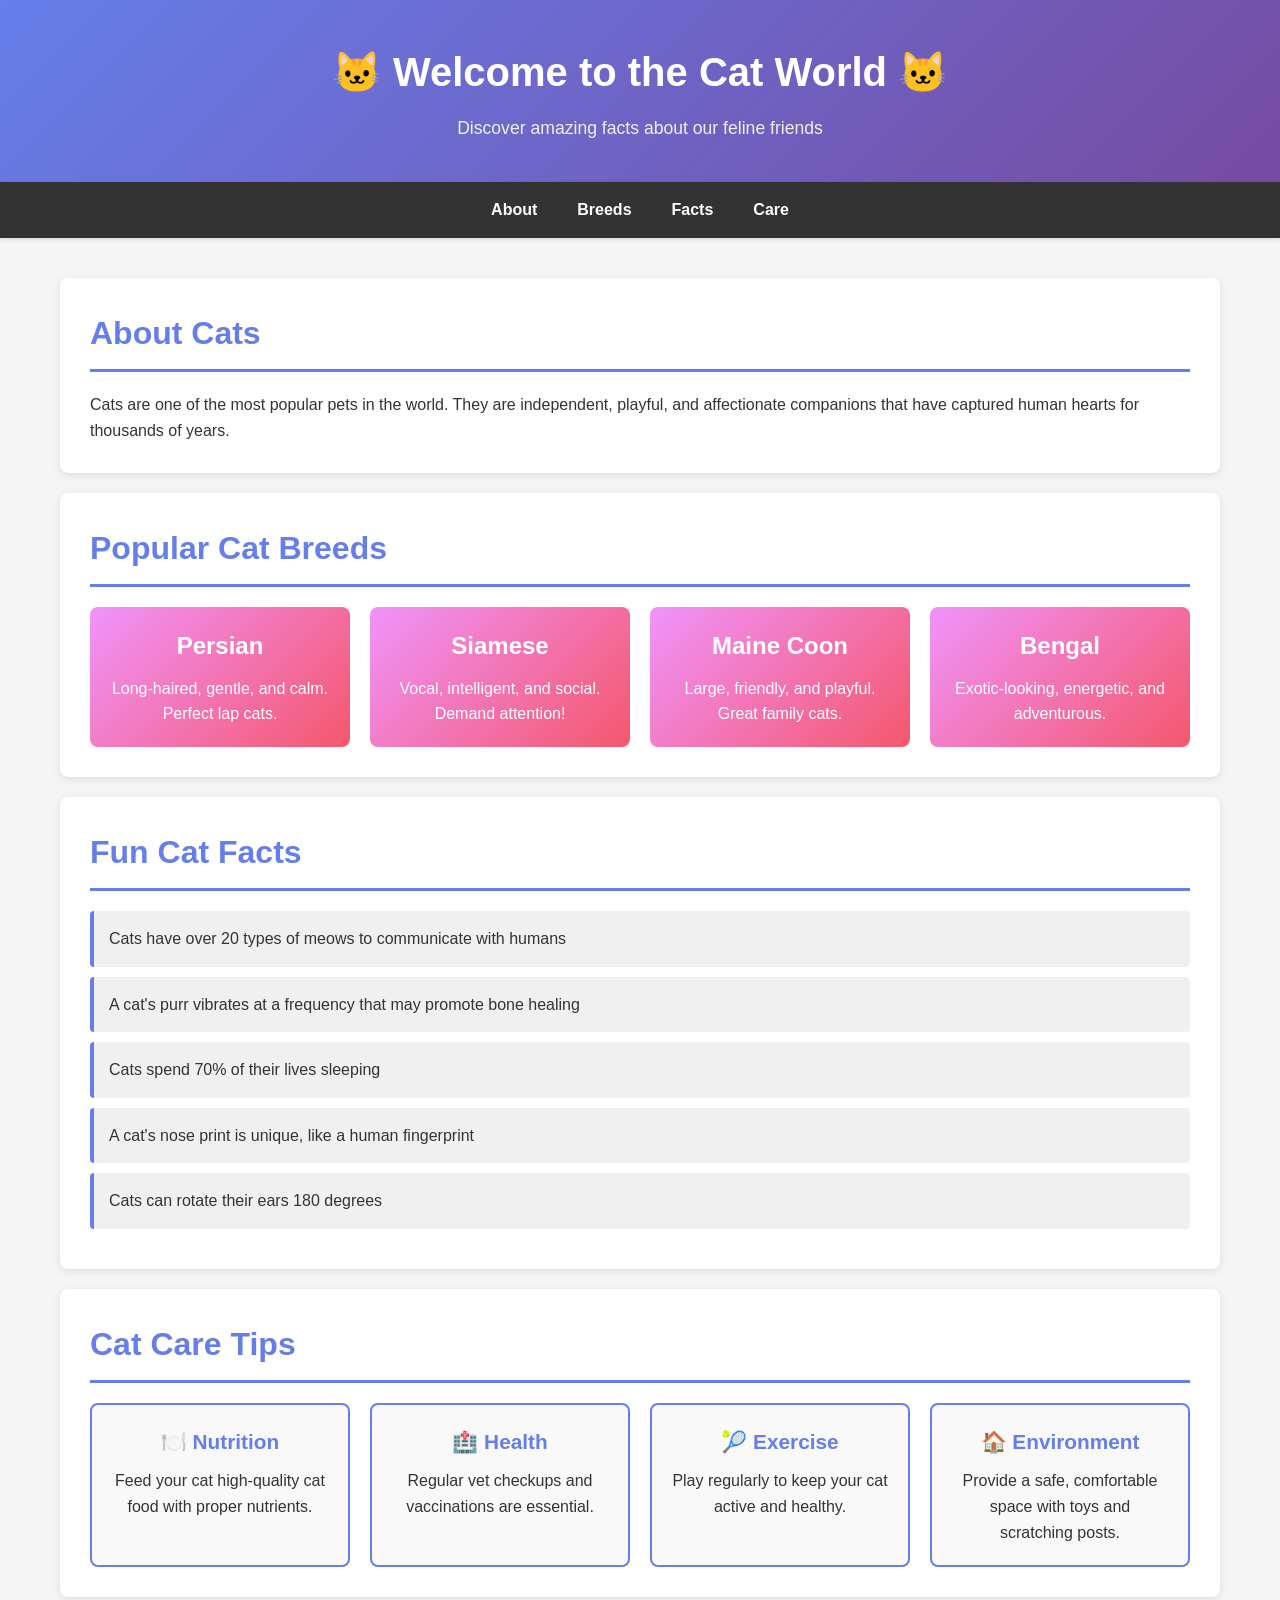
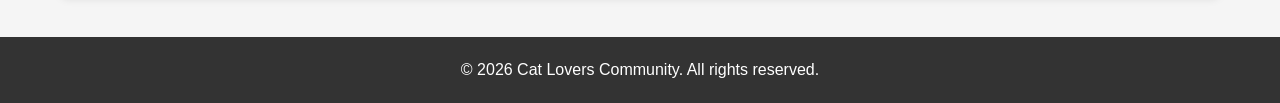
<file: index.html>
<!DOCTYPE html>
<html lang="en">
<head>
    <meta charset="UTF-8">
    <meta name="viewport" content="width=device-width, initial-scale=1.0">
    <title>Cats - Feline Friends</title>
    <link rel="stylesheet" href="style.css">
</head>
<body>
    <header>
        <h1>🐱 Welcome to the Cat World 🐱</h1>
        <p>Discover amazing facts about our feline friends</p>
    </header>

    <nav class="navbar">
        <ul>
            <li><a href="#about">About</a></li>
            <li><a href="#breeds">Breeds</a></li>
            <li><a href="#facts">Facts</a></li>
            <li><a href="#care">Care</a></li>
        </ul>
    </nav>

    <main>
        <section id="about" class="section">
            <h2>About Cats</h2>
            <p>Cats are one of the most popular pets in the world. They are independent, playful, and affectionate companions that have captured human hearts for thousands of years.</p>
        </section>

        <section id="breeds" class="section">
            <h2>Popular Cat Breeds</h2>
            <div class="breed-grid">
                <div class="breed-card">
                    <h3>Persian</h3>
                    <p>Long-haired, gentle, and calm. Perfect lap cats.</p>
                </div>
                <div class="breed-card">
                    <h3>Siamese</h3>
                    <p>Vocal, intelligent, and social. Demand attention!</p>
                </div>
                <div class="breed-card">
                    <h3>Maine Coon</h3>
                    <p>Large, friendly, and playful. Great family cats.</p>
                </div>
                <div class="breed-card">
                    <h3>Bengal</h3>
                    <p>Exotic-looking, energetic, and adventurous.</p>
                </div>
            </div>
        </section>

        <section id="facts" class="section">
            <h2>Fun Cat Facts</h2>
            <ul class="facts-list">
                <li>Cats have over 20 types of meows to communicate with humans</li>
                <li>A cat's purr vibrates at a frequency that may promote bone healing</li>
                <li>Cats spend 70% of their lives sleeping</li>
                <li>A cat's nose print is unique, like a human fingerprint</li>
                <li>Cats can rotate their ears 180 degrees</li>
            </ul>
        </section>

        <section id="care" class="section">
            <h2>Cat Care Tips</h2>
            <div class="care-tips">
                <div class="tip">
                    <h3>🍽️ Nutrition</h3>
                    <p>Feed your cat high-quality cat food with proper nutrients.</p>
                </div>
                <div class="tip">
                    <h3>🏥 Health</h3>
                    <p>Regular vet checkups and vaccinations are essential.</p>
                </div>
                <div class="tip">
                    <h3>🎾 Exercise</h3>
                    <p>Play regularly to keep your cat active and healthy.</p>
                </div>
                <div class="tip">
                    <h3>🏠 Environment</h3>
                    <p>Provide a safe, comfortable space with toys and scratching posts.</p>
                </div>
            </div>
        </section>
    </main>

    <footer>
        <p>&copy; 2026 Cat Lovers Community. All rights reserved.</p>
    </footer>
</body>
</html>
</file>
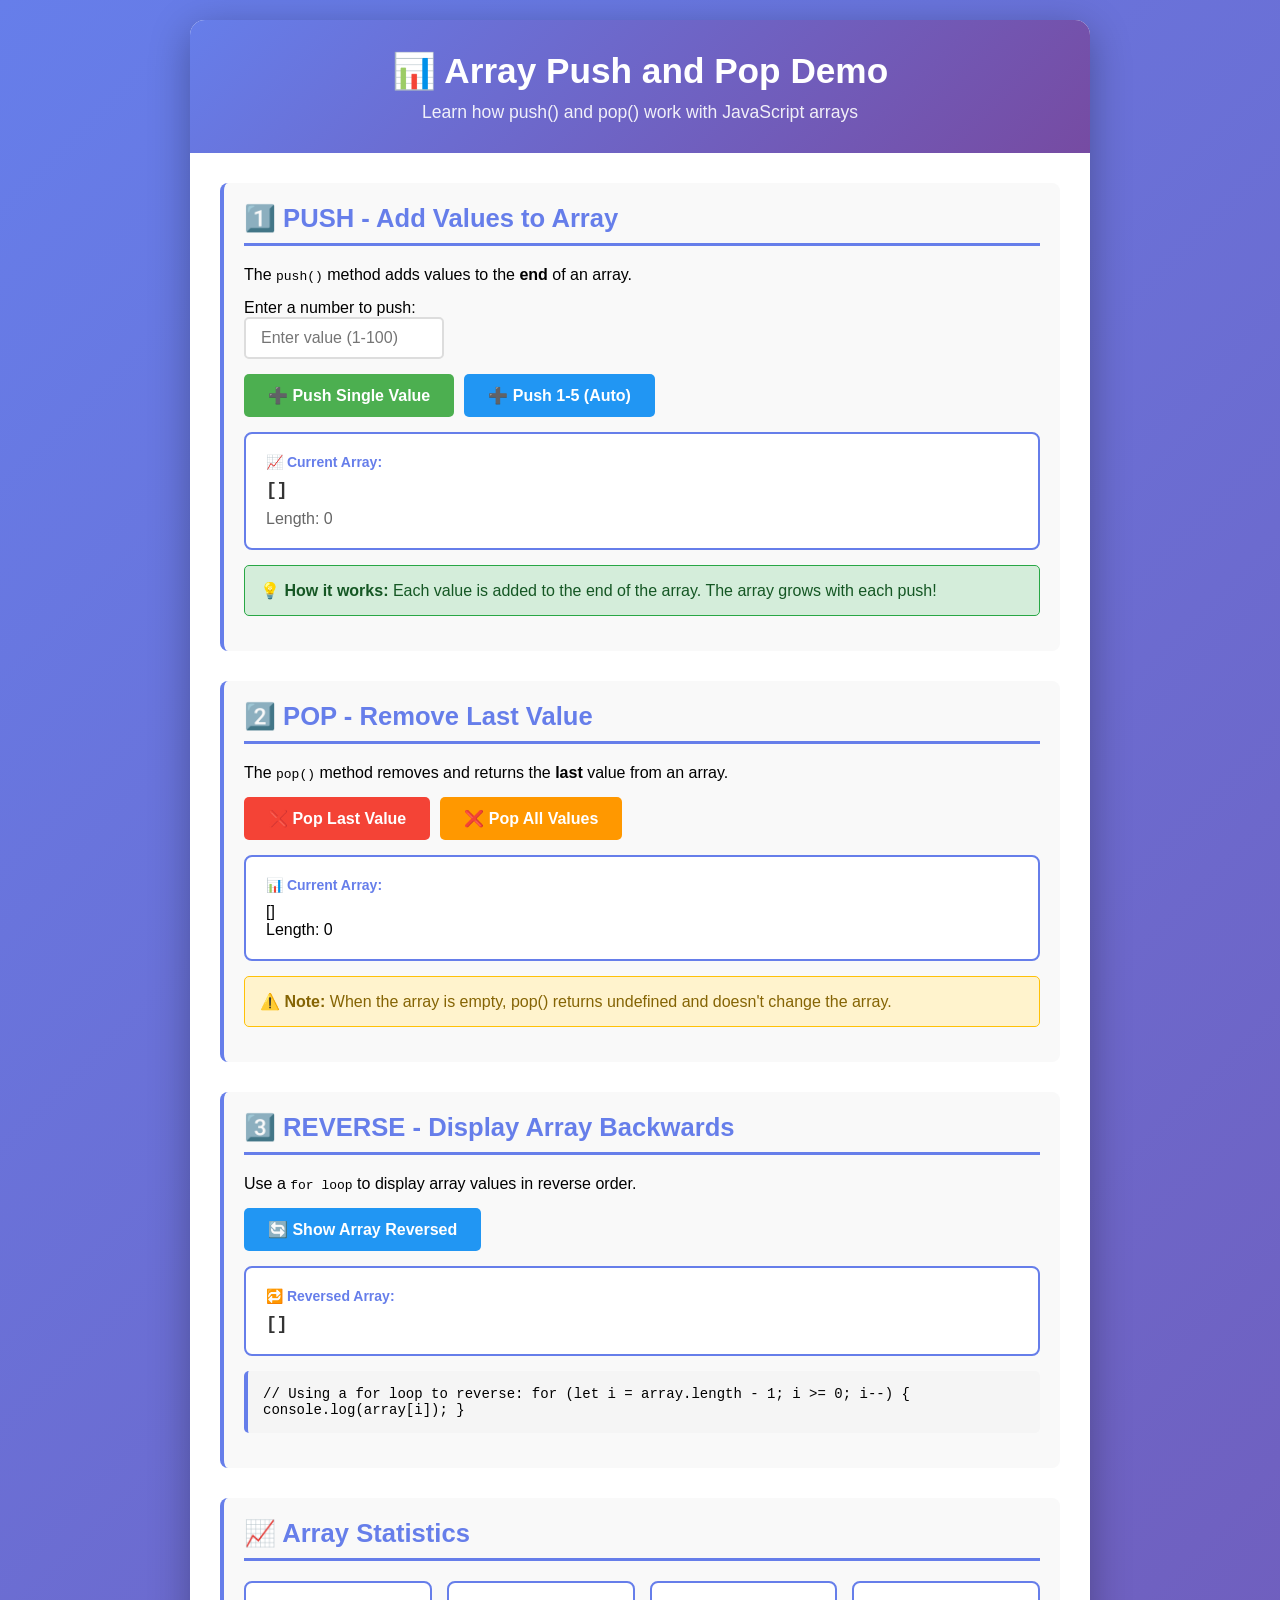
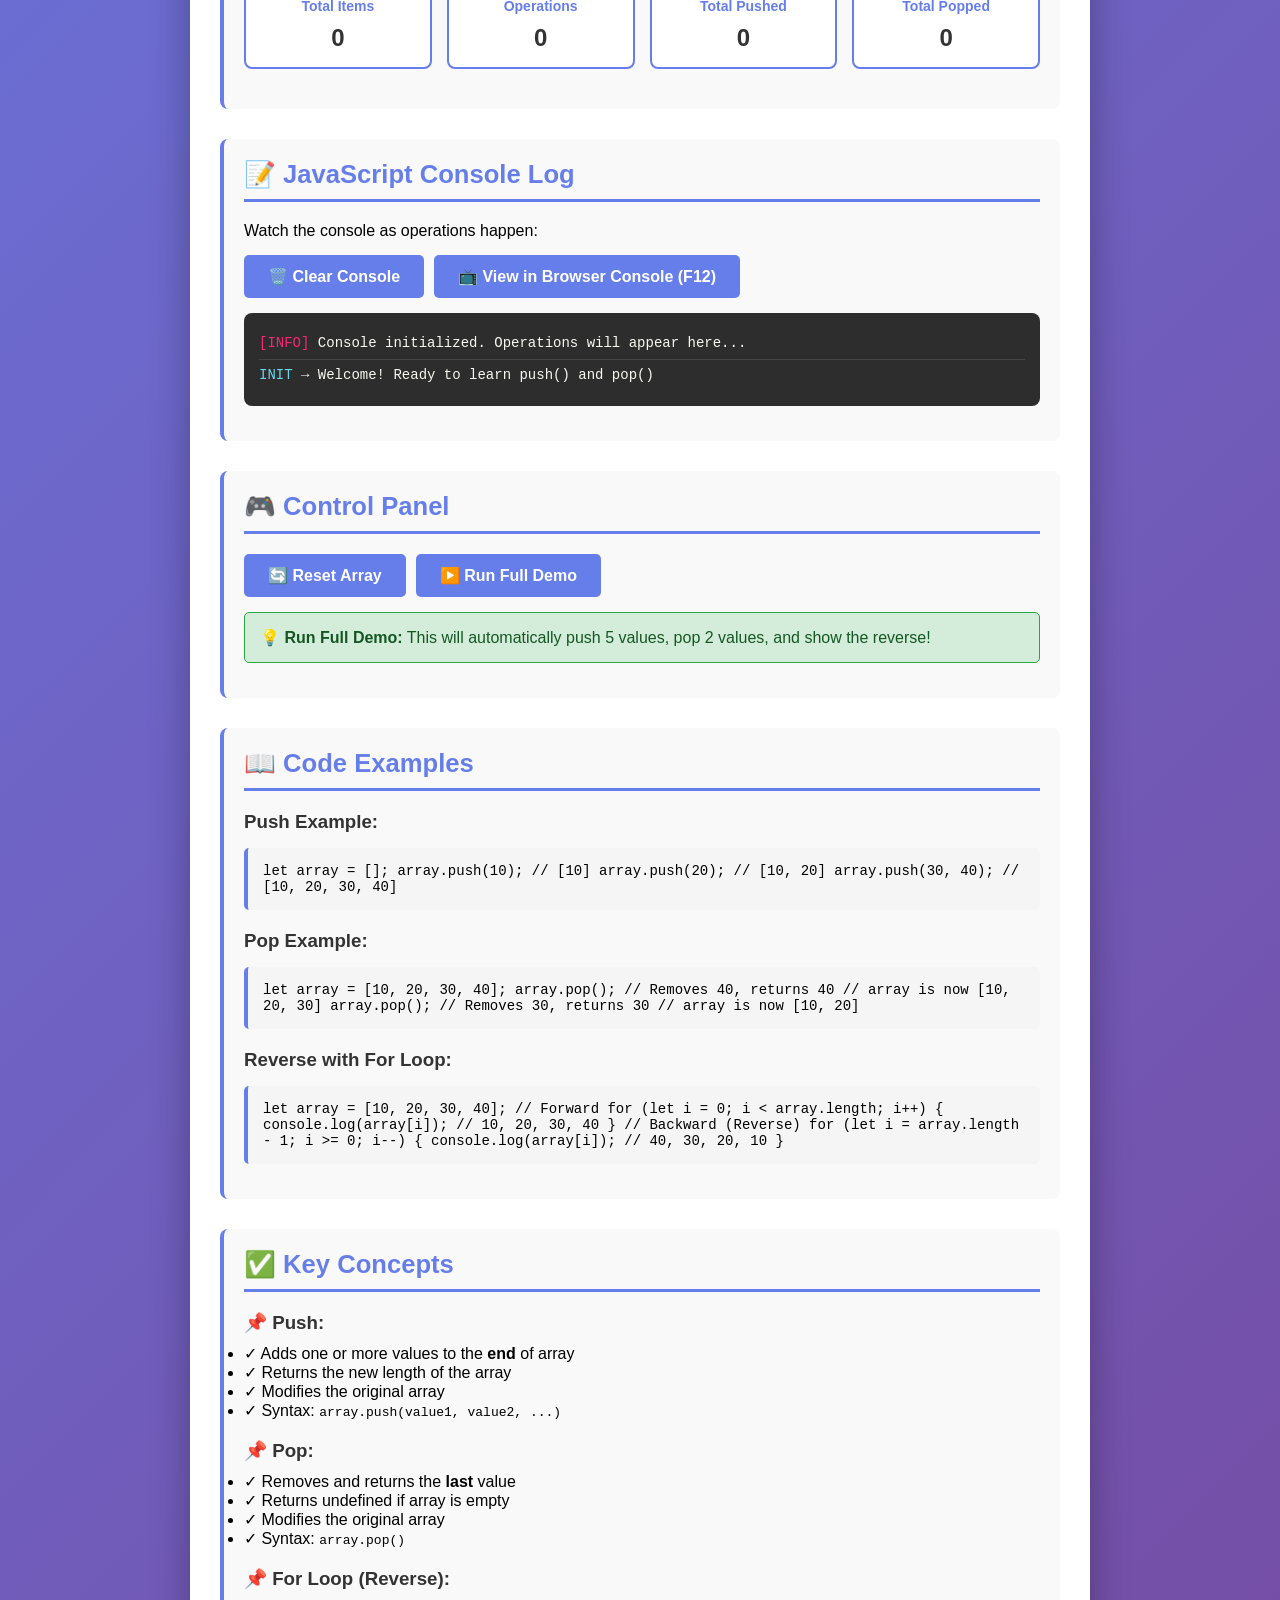
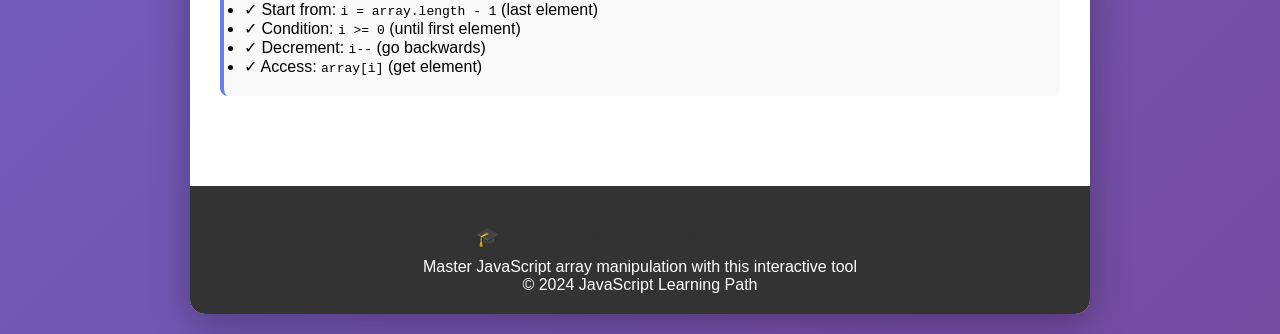
<file: Array-Push-Pop-Demo/index.html>
<!DOCTYPE html>
<html lang="en">
<head>
    <meta charset="UTF-8">
    <meta name="viewport" content="width=device-width, initial-scale=1.0">
    <title>Array Push and Pop - JavaScript Demo</title>
    <link rel="stylesheet" href="style.css">
</head>
<body>
    <div class="container">
        <header>
            <h1>📊 Array Push and Pop Demo</h1>
            <p>Learn how push() and pop() work with JavaScript arrays</p>
        </header>

        <div class="content">
            <!-- Section 1: Push Values -->
            <div class="section">
                <h2>1️⃣ PUSH - Add Values to Array</h2>
                <p>The <code>push()</code> method adds values to the <strong>end</strong> of an array.</p>

                <div class="input-group">
                    <label for="pushValue">Enter a number to push:</label><br>
                    <input type="number" id="pushValue" placeholder="Enter value (1-100)" min="1" max="100">
                </div>

                <div class="button-group">
                    <button class="btn-success" onclick="pushSingleValue()">➕ Push Single Value</button>
                    <button class="btn-info" onclick="pushMultipleValues()">➕ Push 1-5 (Auto)</button>
                </div>

                <div class="display-box">
                    <h4>📈 Current Array:</h4>
                    <div id="arrayDisplay">[]</div>
                    <div id="arrayLength">Length: 0</div>
                </div>

                <div class="info-box">
                    💡 <strong>How it works:</strong> Each value is added to the end of the array. The array grows with each push!
                </div>
            </div>

            <!-- Section 2: Pop Values -->
            <div class="section">
                <h2>2️⃣ POP - Remove Last Value</h2>
                <p>The <code>pop()</code> method removes and returns the <strong>last</strong> value from an array.</p>

                <div class="button-group">
                    <button class="btn-danger" onclick="popValue()">❌ Pop Last Value</button>
                    <button class="btn-warning" onclick="popAllValues()">❌ Pop All Values</button>
                </div>

                <div class="display-box">
                    <h4>📊 Current Array:</h4>
                    <div id="arrayDisplay2">[]</div>
                    <div id="arrayLength2">Length: 0</div>
                </div>

                <div class="warning-box">
                    ⚠️ <strong>Note:</strong> When the array is empty, pop() returns undefined and doesn't change the array.
                </div>
            </div>

            <!-- Section 3: Reverse Array -->
            <div class="section">
                <h2>3️⃣ REVERSE - Display Array Backwards</h2>
                <p>Use a <code>for loop</code> to display array values in reverse order.</p>

                <div class="button-group">
                    <button class="btn-info" onclick="displayReverse()">🔄 Show Array Reversed</button>
                </div>

                <div class="display-box">
                    <h4>🔁 Reversed Array:</h4>
                    <div id="reverseDisplay">[]</div>
                </div>

                <div class="code-block">
// Using a for loop to reverse:
for (let i = array.length - 1; i >= 0; i--) {
    console.log(array[i]);
}
                </div>
            </div>

            <!-- Section 4: Statistics -->
            <div class="section">
                <h2>📈 Array Statistics</h2>
                <div class="stats">
                    <div class="stat-card">
                        <h4>Total Items</h4>
                        <div class="value" id="statLength">0</div>
                    </div>
                    <div class="stat-card">
                        <h4>Operations</h4>
                        <div class="value" id="statOps">0</div>
                    </div>
                    <div class="stat-card">
                        <h4>Total Pushed</h4>
                        <div class="value" id="statPushed">0</div>
                    </div>
                    <div class="stat-card">
                        <h4>Total Popped</h4>
                        <div class="value" id="statPopped">0</div>
                    </div>
                </div>
            </div>

            <!-- Section 5: Console -->
            <div class="section">
                <h2>📝 JavaScript Console Log</h2>
                <p>Watch the console as operations happen:</p>

                <div class="button-group">
                    <button onclick="clearConsole()">🗑️ Clear Console</button>
                    <button onclick="viewConsoleInBrowser()">📺 View in Browser Console (F12)</button>
                </div>

                <div class="console-box" id="consoleBox">
                    <div class="log-entry">
                        <span class="log-info">[INFO]</span> Console initialized. Operations will appear here...
                    </div>
                </div>
            </div>

            <!-- Section 6: Control -->
            <div class="section">
                <h2>🎮 Control Panel</h2>
                
                <div class="button-group">
                    <button onclick="resetArray()">🔄 Reset Array</button>
                    <button onclick="runDemo()">▶️ Run Full Demo</button>
                </div>

                <div class="info-box">
                    💡 <strong>Run Full Demo:</strong> This will automatically push 5 values, pop 2 values, and show the reverse!
                </div>
            </div>

            <!-- Section 7: Code Examples -->
            <div class="section">
                <h2>📖 Code Examples</h2>

                <h3>Push Example:</h3>
                <div class="code-block">
let array = [];
array.push(10);      // [10]
array.push(20);      // [10, 20]
array.push(30, 40);  // [10, 20, 30, 40]
                </div>

                <h3>Pop Example:</h3>
                <div class="code-block">
let array = [10, 20, 30, 40];
array.pop();  // Removes 40, returns 40
              // array is now [10, 20, 30]
array.pop();  // Removes 30, returns 30
              // array is now [10, 20]
                </div>

                <h3>Reverse with For Loop:</h3>
                <div class="code-block">
let array = [10, 20, 30, 40];

// Forward
for (let i = 0; i < array.length; i++) {
    console.log(array[i]); // 10, 20, 30, 40
}

// Backward (Reverse)
for (let i = array.length - 1; i >= 0; i--) {
    console.log(array[i]); // 40, 30, 20, 10
}
                </div>
            </div>

            <!-- Section 8: Key Concepts -->
            <div class="section">
                <h2>✅ Key Concepts</h2>
                
                <h3>📌 Push:</h3>
                <ul>
                    <li>✓ Adds one or more values to the <strong>end</strong> of array</li>
                    <li>✓ Returns the new length of the array</li>
                    <li>✓ Modifies the original array</li>
                    <li>✓ Syntax: <code>array.push(value1, value2, ...)</code></li>
                </ul>

                <h3>📌 Pop:</h3>
                <ul>
                    <li>✓ Removes and returns the <strong>last</strong> value</li>
                    <li>✓ Returns undefined if array is empty</li>
                    <li>✓ Modifies the original array</li>
                    <li>✓ Syntax: <code>array.pop()</code></li>
                </ul>

                <h3>📌 For Loop (Reverse):</h3>
                <ul>
                    <li>✓ Start from: <code>i = array.length - 1</code> (last element)</li>
                    <li>✓ Condition: <code>i >= 0</code> (until first element)</li>
                    <li>✓ Decrement: <code>i--</code> (go backwards)</li>
                    <li>✓ Access: <code>array[i]</code> (get element)</li>
                </ul>
            </div>
        </div>

        <footer>
            <h3>🎓 Array Push & Pop Learning Demo</h3>
            <p>Master JavaScript array manipulation with this interactive tool</p>
            <p>&copy; 2024 JavaScript Learning Path</p>
        </footer>
    </div>

    <script src="script.js"></script>
</body>
</html>
</file>
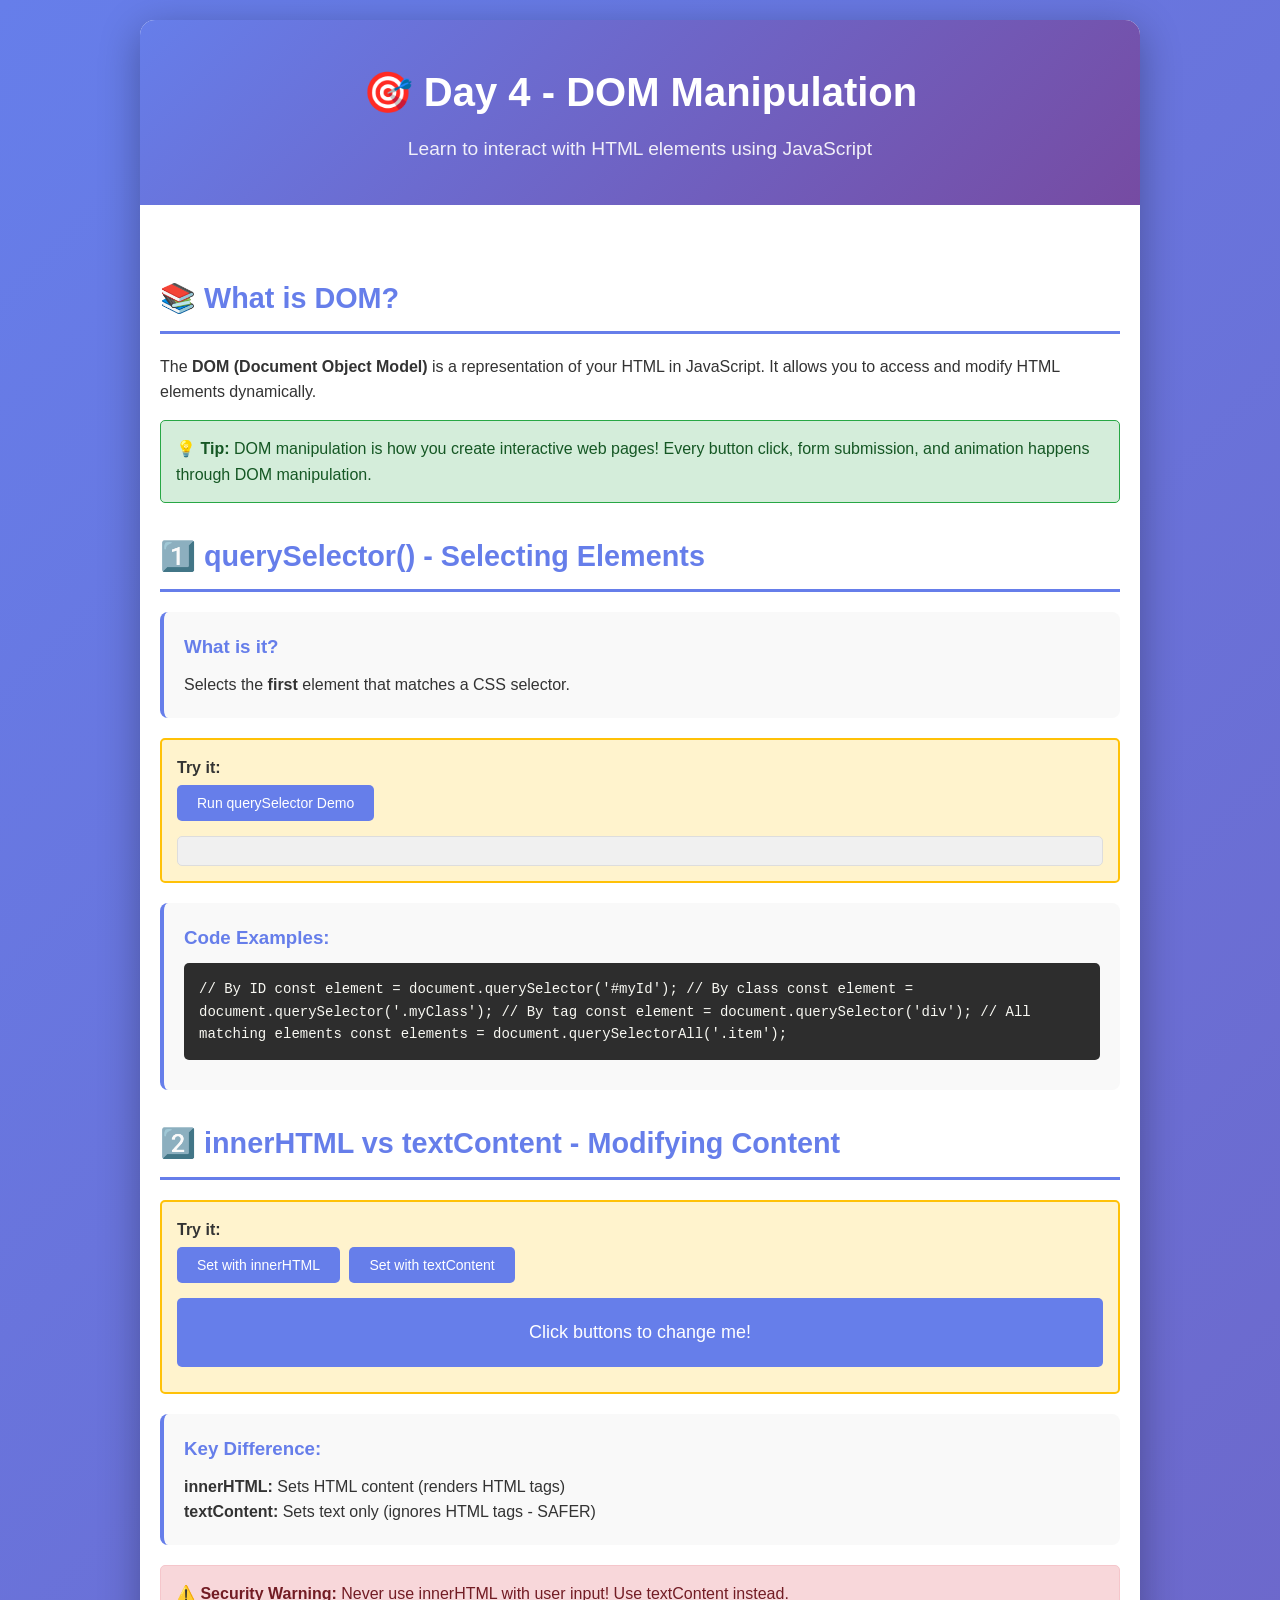
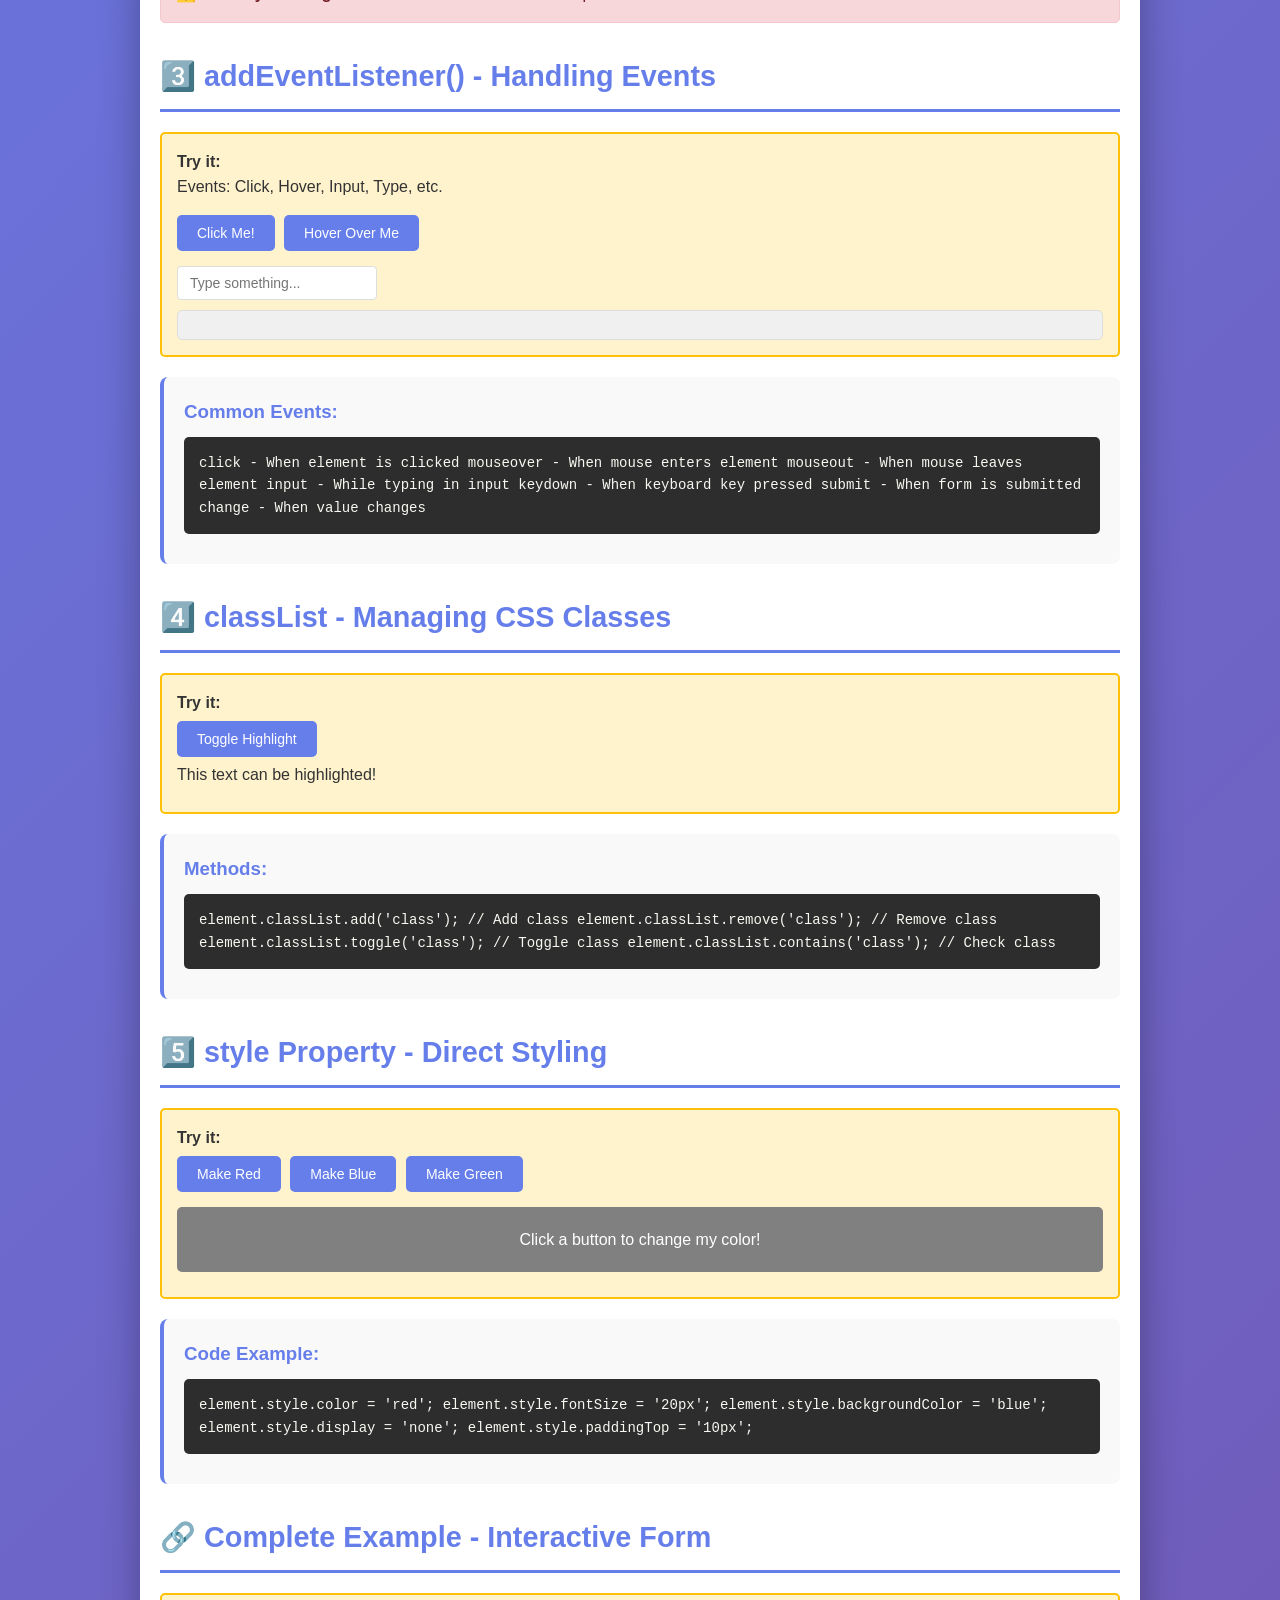
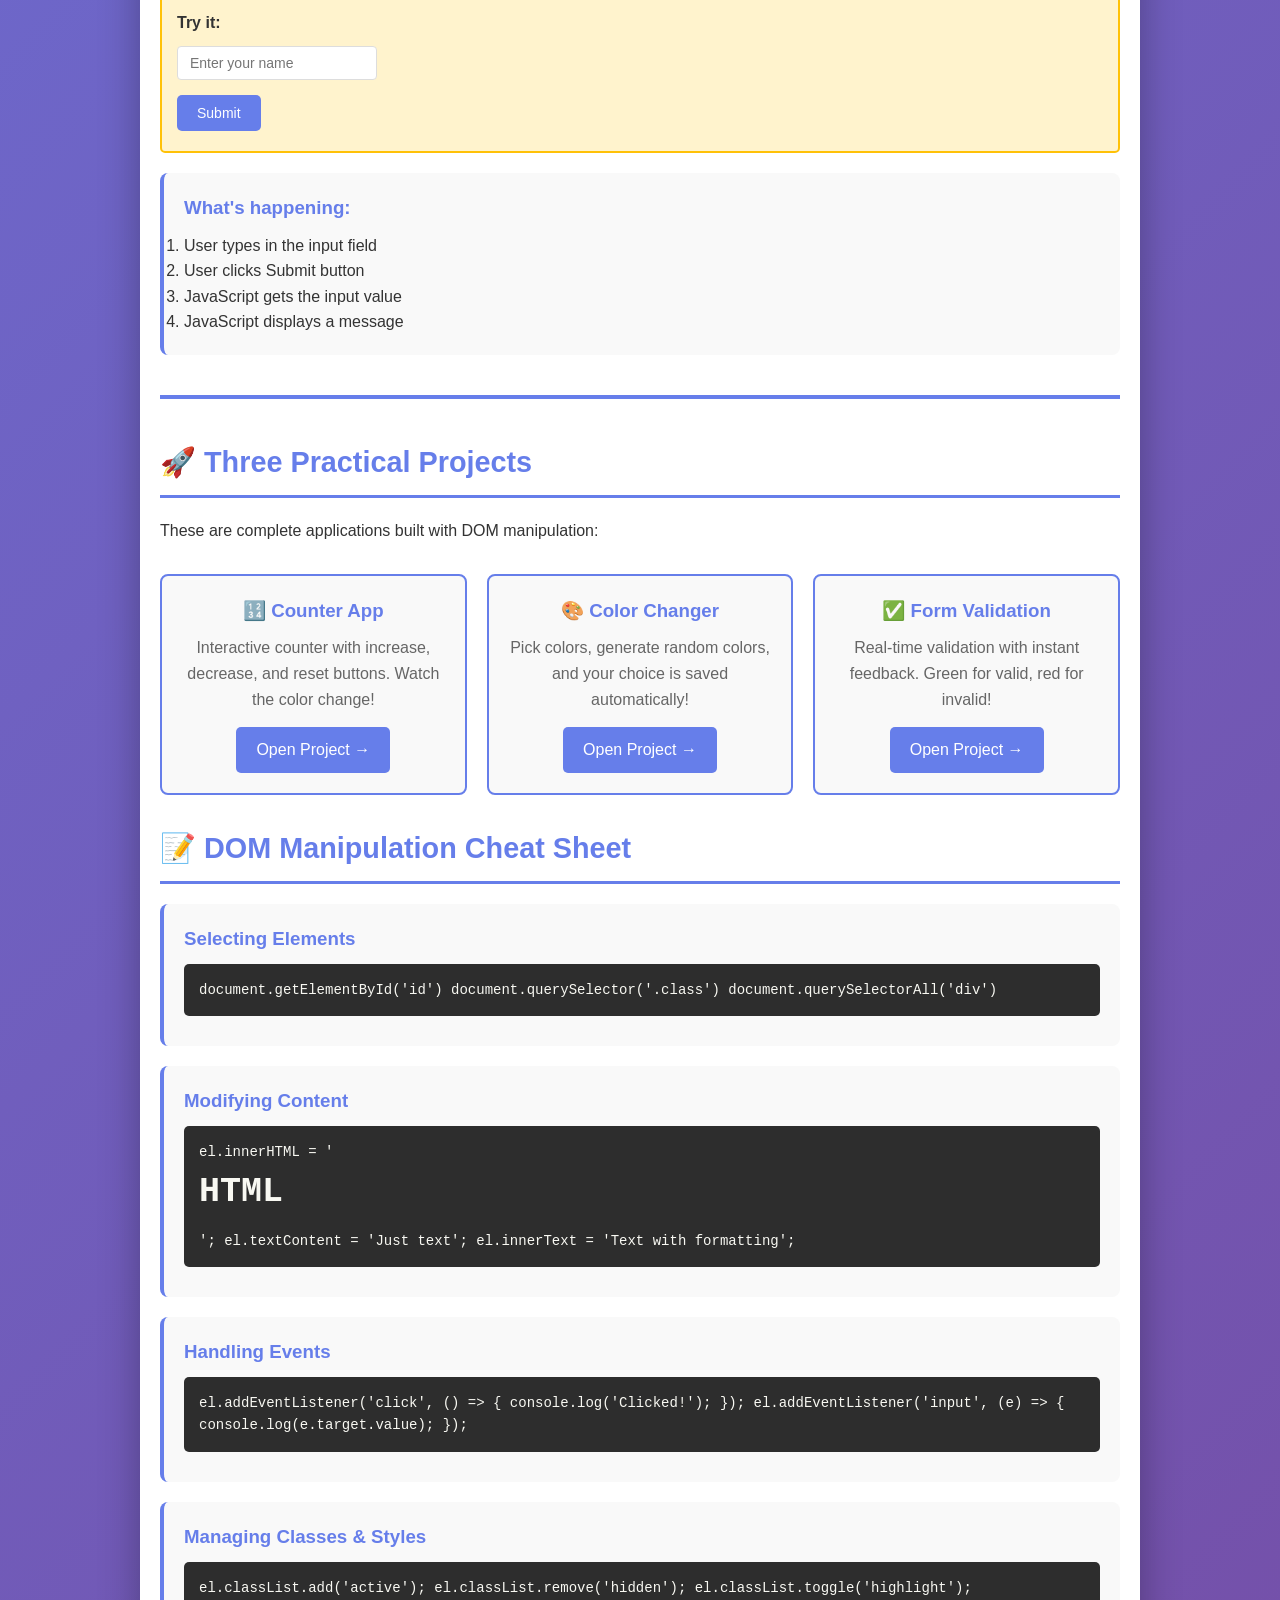
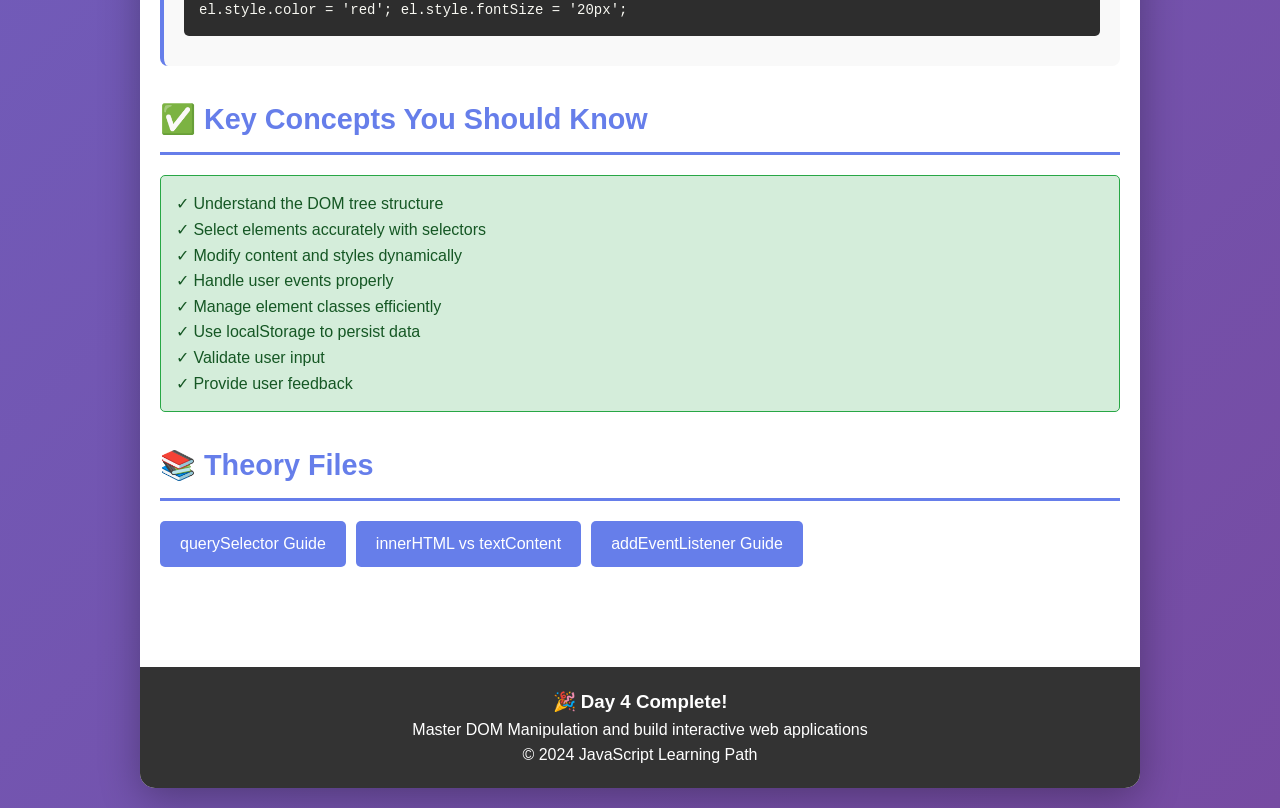
<file: Advanced-JS-Topics/Day4-DOM-Manipulation/index.html>
<!DOCTYPE html>
<html lang="en">
<head>
    <meta charset="UTF-8">
    <meta name="viewport" content="width=device-width, initial-scale=1.0">
    <title>Day 4 - DOM Manipulation Guide</title>
    <style>
        * {
            margin: 0;
            padding: 0;
            box-sizing: border-box;
        }

        body {
            font-family: 'Arial', sans-serif;
            line-height: 1.6;
            color: #333;
            background: linear-gradient(135deg, #667eea 0%, #764ba2 100%);
            min-height: 100vh;
            padding: 20px;
        }

        .container {
            max-width: 1000px;
            margin: 0 auto;
            background: white;
            border-radius: 15px;
            box-shadow: 0 10px 40px rgba(0, 0, 0, 0.3);
            overflow: hidden;
        }

        header {
            background: linear-gradient(135deg, #667eea 0%, #764ba2 100%);
            color: white;
            padding: 40px 20px;
            text-align: center;
        }

        h1 {
            font-size: 2.5em;
            margin-bottom: 10px;
        }

        .subtitle {
            font-size: 1.2em;
            opacity: 0.9;
        }

        .content {
            padding: 40px 20px;
        }

        h2 {
            color: #667eea;
            font-size: 1.8em;
            margin: 30px 0 20px 0;
            border-bottom: 3px solid #667eea;
            padding-bottom: 10px;
        }

        .concept-section {
            background: #f9f9f9;
            padding: 20px;
            margin: 20px 0;
            border-radius: 8px;
            border-left: 4px solid #667eea;
        }

        .concept-section h3 {
            color: #667eea;
            margin-bottom: 10px;
        }

        .code-block {
            background: #2d2d2d;
            color: #f8f8f2;
            padding: 15px;
            border-radius: 5px;
            overflow-x: auto;
            margin: 10px 0;
            font-family: 'Courier New', monospace;
            font-size: 14px;
        }

        .demo-box {
            background: #fff3cd;
            border: 2px solid #ffc107;
            padding: 15px;
            margin: 15px 0;
            border-radius: 5px;
        }

        .demo-box p {
            margin-bottom: 10px;
        }

        button {
            background-color: #667eea;
            color: white;
            padding: 10px 20px;
            border: none;
            border-radius: 5px;
            cursor: pointer;
            font-size: 14px;
            margin: 5px 5px 5px 0;
            transition: all 0.3s;
        }

        button:hover {
            background-color: #764ba2;
            transform: scale(1.05);
        }

        button:active {
            transform: scale(0.95);
        }

        #output {
            background: #f0f0f0;
            padding: 10px;
            border-radius: 5px;
            margin-top: 10px;
            min-height: 30px;
            border: 1px solid #ddd;
        }

        .projects-grid {
            display: grid;
            grid-template-columns: repeat(auto-fit, minmax(250px, 1fr));
            gap: 20px;
            margin: 30px 0;
        }

        .project-card {
            background: #f9f9f9;
            border: 2px solid #667eea;
            border-radius: 8px;
            padding: 20px;
            text-align: center;
            transition: all 0.3s;
            cursor: pointer;
        }

        .project-card:hover {
            transform: translateY(-5px);
            box-shadow: 0 5px 15px rgba(102, 126, 234, 0.3);
        }

        .project-card h3 {
            color: #667eea;
            margin-bottom: 10px;
        }

        .project-card p {
            color: #666;
            margin-bottom: 15px;
        }

        .project-card a {
            display: inline-block;
            background-color: #667eea;
            color: white;
            padding: 10px 20px;
            text-decoration: none;
            border-radius: 5px;
            transition: all 0.3s;
        }

        .project-card a:hover {
            background-color: #764ba2;
        }

        .nav-buttons {
            display: flex;
            flex-wrap: wrap;
            gap: 10px;
            margin: 20px 0;
        }

        .section-divider {
            border: 2px solid #667eea;
            margin: 40px 0;
        }

        .tip {
            background: #d4edda;
            border: 1px solid #28a745;
            color: #155724;
            padding: 15px;
            border-radius: 5px;
            margin: 15px 0;
        }

        .warning {
            background: #f8d7da;
            border: 1px solid #f5c6cb;
            color: #721c24;
            padding: 15px;
            border-radius: 5px;
            margin: 15px 0;
        }

        footer {
            background: #333;
            color: white;
            text-align: center;
            padding: 20px;
            margin-top: 40px;
        }

        #demo-element {
            background: #667eea;
            color: white;
            padding: 20px;
            margin: 10px 0;
            border-radius: 5px;
            text-align: center;
            font-size: 18px;
        }

        .input-group {
            margin: 10px 0;
        }

        input {
            padding: 8px 12px;
            border: 1px solid #ddd;
            border-radius: 4px;
            font-size: 14px;
            width: 200px;
        }
    </style>
</head>
<body>
    <div class="container">
        <header>
            <h1>🎯 Day 4 - DOM Manipulation</h1>
            <p class="subtitle">Learn to interact with HTML elements using JavaScript</p>
        </header>

        <div class="content">
            <!-- Introduction -->
            <section>
                <h2>📚 What is DOM?</h2>
                <p>The <strong>DOM (Document Object Model)</strong> is a representation of your HTML in JavaScript. It allows you to access and modify HTML elements dynamically.</p>
                
                <div class="tip">
                    <strong>💡 Tip:</strong> DOM manipulation is how you create interactive web pages! Every button click, form submission, and animation happens through DOM manipulation.
                </div>
            </section>

            <!-- querySelector Section -->
            <section>
                <h2>1️⃣ querySelector() - Selecting Elements</h2>
                
                <div class="concept-section">
                    <h3>What is it?</h3>
                    <p>Selects the <strong>first</strong> element that matches a CSS selector.</p>
                </div>

                <div class="demo-box">
                    <h4>Try it:</h4>
                    <button onclick="demoQuerySelector()">Run querySelector Demo</button>
                    <div id="output"></div>
                </div>

                <div class="concept-section">
                    <h3>Code Examples:</h3>
                    <div class="code-block">// By ID
const element = document.querySelector('#myId');

// By class
const element = document.querySelector('.myClass');

// By tag
const element = document.querySelector('div');

// All matching elements
const elements = document.querySelectorAll('.item');</div>
                </div>
            </section>

            <!-- innerHTML vs textContent -->
            <section>
                <h2>2️⃣ innerHTML vs textContent - Modifying Content</h2>
                
                <div class="demo-box">
                    <h4>Try it:</h4>
                    <button onclick="setInnerHTML()">Set with innerHTML</button>
                    <button onclick="setTextContent()">Set with textContent</button>
                    <div id="demo-element">Click buttons to change me!</div>
                </div>

                <div class="concept-section">
                    <h3>Key Difference:</h3>
                    <p><strong>innerHTML:</strong> Sets HTML content (renders HTML tags)</p>
                    <p><strong>textContent:</strong> Sets text only (ignores HTML tags - SAFER)</p>
                </div>

                <div class="warning">
                    <strong>⚠️ Security Warning:</strong> Never use innerHTML with user input! Use textContent instead.
                </div>
            </section>

            <!-- addEventListener Section -->
            <section>
                <h2>3️⃣ addEventListener() - Handling Events</h2>
                
                <div class="demo-box">
                    <h4>Try it:</h4>
                    <p>Events: Click, Hover, Input, Type, etc.</p>
                    <button id="clickBtn">Click Me!</button>
                    <button id="hoverBtn">Hover Over Me</button>
                    <div class="input-group">
                        <input type="text" id="textInput" placeholder="Type something...">
                    </div>
                    <div id="output"></div>
                </div>

                <div class="concept-section">
                    <h3>Common Events:</h3>
                    <div class="code-block">click      - When element is clicked
mouseover  - When mouse enters element
mouseout   - When mouse leaves element
input      - While typing in input
keydown    - When keyboard key pressed
submit     - When form is submitted
change     - When value changes</div>
                </div>
            </section>

            <!-- classList Section -->
            <section>
                <h2>4️⃣ classList - Managing CSS Classes</h2>
                
                <div class="demo-box">
                    <h4>Try it:</h4>
                    <style>
                        .highlight {
                            background: yellow;
                            font-weight: bold;
                            padding: 10px;
                        }
                        .hidden {
                            display: none;
                        }
                    </style>
                    <button onclick="toggleClass()">Toggle Highlight</button>
                    <p id="classDemo">This text can be highlighted!</p>
                </div>

                <div class="concept-section">
                    <h3>Methods:</h3>
                    <div class="code-block">element.classList.add('class');      // Add class
element.classList.remove('class');   // Remove class
element.classList.toggle('class');   // Toggle class
element.classList.contains('class'); // Check class</div>
                </div>
            </section>

            <!-- Style Property Section -->
            <section>
                <h2>5️⃣ style Property - Direct Styling</h2>
                
                <div class="demo-box">
                    <h4>Try it:</h4>
                    <button onclick="changeStyle('red')">Make Red</button>
                    <button onclick="changeStyle('blue')">Make Blue</button>
                    <button onclick="changeStyle('green')">Make Green</button>
                    <p id="styleDemo" style="padding: 20px; margin-top: 10px; border-radius: 5px; background: gray; color: white; text-align: center;">Click a button to change my color!</p>
                </div>

                <div class="concept-section">
                    <h3>Code Example:</h3>
                    <div class="code-block">element.style.color = 'red';
element.style.fontSize = '20px';
element.style.backgroundColor = 'blue';
element.style.display = 'none';
element.style.paddingTop = '10px';</div>
                </div>
            </section>

            <!-- Complete Example -->
            <section>
                <h2>🔗 Complete Example - Interactive Form</h2>
                
                <div class="demo-box">
                    <h4>Try it:</h4>
                    <div class="input-group">
                        <input type="text" id="userName" placeholder="Enter your name">
                    </div>
                    <button onclick="handleFormSubmit()">Submit</button>
                    <div id="formOutput"></div>
                </div>

                <div class="concept-section">
                    <h3>What's happening:</h3>
                    <ol>
                        <li>User types in the input field</li>
                        <li>User clicks Submit button</li>
                        <li>JavaScript gets the input value</li>
                        <li>JavaScript displays a message</li>
                    </ol>
                </div>
            </section>

            <div class="section-divider"></div>

            <!-- Projects Section -->
            <section>
                <h2>🚀 Three Practical Projects</h2>
                <p>These are complete applications built with DOM manipulation:</p>

                <div class="projects-grid">
                    <div class="project-card">
                        <h3>🔢 Counter App</h3>
                        <p>Interactive counter with increase, decrease, and reset buttons. Watch the color change!</p>
                        <a href="Projects/01_counterApp.html">Open Project →</a>
                    </div>

                    <div class="project-card">
                        <h3>🎨 Color Changer</h3>
                        <p>Pick colors, generate random colors, and your choice is saved automatically!</p>
                        <a href="Projects/02_colorChanger.html">Open Project →</a>
                    </div>

                    <div class="project-card">
                        <h3>✅ Form Validation</h3>
                        <p>Real-time validation with instant feedback. Green for valid, red for invalid!</p>
                        <a href="Projects/03_formValidation.html">Open Project →</a>
                    </div>
                </div>
            </section>

            <!-- Cheat Sheet -->
            <section>
                <h2>📝 DOM Manipulation Cheat Sheet</h2>
                
                <div class="concept-section">
                    <h3>Selecting Elements</h3>
                    <div class="code-block">document.getElementById('id')
document.querySelector('.class')
document.querySelectorAll('div')</div>
                </div>

                <div class="concept-section">
                    <h3>Modifying Content</h3>
                    <div class="code-block">el.innerHTML = '<h1>HTML</h1>';
el.textContent = 'Just text';
el.innerText = 'Text with formatting';</div>
                </div>

                <div class="concept-section">
                    <h3>Handling Events</h3>
                    <div class="code-block">el.addEventListener('click', () => {
    console.log('Clicked!');
});

el.addEventListener('input', (e) => {
    console.log(e.target.value);
});</div>
                </div>

                <div class="concept-section">
                    <h3>Managing Classes & Styles</h3>
                    <div class="code-block">el.classList.add('active');
el.classList.remove('hidden');
el.classList.toggle('highlight');

el.style.color = 'red';
el.style.fontSize = '20px';</div>
                </div>
            </section>

            <!-- Key Concepts -->
            <section>
                <h2>✅ Key Concepts You Should Know</h2>
                <div class="tip">
                    <p>✓ Understand the DOM tree structure</p>
                    <p>✓ Select elements accurately with selectors</p>
                    <p>✓ Modify content and styles dynamically</p>
                    <p>✓ Handle user events properly</p>
                    <p>✓ Manage element classes efficiently</p>
                    <p>✓ Use localStorage to persist data</p>
                    <p>✓ Validate user input</p>
                    <p>✓ Provide user feedback</p>
                </div>
            </section>

            <!-- Resources -->
            <section>
                <h2>📚 Theory Files</h2>
                <div class="nav-buttons">
                    <a href="querySelector.md" style="display: inline-block; padding: 10px 20px; background: #667eea; color: white; text-decoration: none; border-radius: 5px;">querySelector Guide</a>
                    <a href="innerHTML-textContent.md" style="display: inline-block; padding: 10px 20px; background: #667eea; color: white; text-decoration: none; border-radius: 5px;">innerHTML vs textContent</a>
                    <a href="addEventListener.md" style="display: inline-block; padding: 10px 20px; background: #667eea; color: white; text-decoration: none; border-radius: 5px;">addEventListener Guide</a>
                </div>
            </section>
        </div>

        <footer>
            <h3>🎉 Day 4 Complete!</h3>
            <p>Master DOM Manipulation and build interactive web applications</p>
            <p>&copy; 2024 JavaScript Learning Path</p>
        </footer>
    </div>

    <script>
        // querySelector Demo
        function demoQuerySelector() {
            const output = document.getElementById('output');
            const el = document.querySelector('#demo-element');
            output.innerHTML = `
                ✓ Found element: ${el.tagName}<br>
                ✓ Current text: "${el.innerText}"<br>
                ✓ Using querySelector('.demo-box'): Found!
            `;
        }

        // innerHTML Demo
        function setInnerHTML() {
            const el = document.getElementById('demo-element');
            el.innerHTML = '<strong>Changed with innerHTML! 🎉</strong>';
        }

        // textContent Demo
        function setTextContent() {
            const el = document.getElementById('demo-element');
            el.textContent = '<b>This is textContent (tags shown as text)</b>';
        }

        // Event Listeners
        document.getElementById('clickBtn').addEventListener('click', () => {
            document.getElementById('output').innerHTML = '✓ Button was clicked!';
        });

        document.getElementById('hoverBtn').addEventListener('mouseover', () => {
            document.getElementById('output').innerHTML = '✓ You hovered over the button!';
        });

        document.getElementById('hoverBtn').addEventListener('mouseout', () => {
            document.getElementById('output').innerHTML = '✓ You left the button';
        });

        document.getElementById('textInput').addEventListener('input', (e) => {
            document.getElementById('output').innerHTML = `✓ You typed: "${e.target.value}"`;
        });

        // classList Demo
        function toggleClass() {
            const el = document.getElementById('classDemo');
            el.classList.toggle('highlight');
        }

        // Style Demo
        function changeStyle(color) {
            const el = document.getElementById('styleDemo');
            el.style.backgroundColor = color;
        }

        // Form Demo
        function handleFormSubmit() {
            const input = document.getElementById('userName');
            const output = document.getElementById('formOutput');
            
            if (input.value.trim() === '') {
                output.innerHTML = '<span style="color: red;">❌ Please enter your name!</span>';
            } else {
                output.innerHTML = `<span style="color: green;">✓ Hello, ${input.value}! Welcome! 👋</span>`;
            }
        }
    </script>
</body>
</html>
</file>
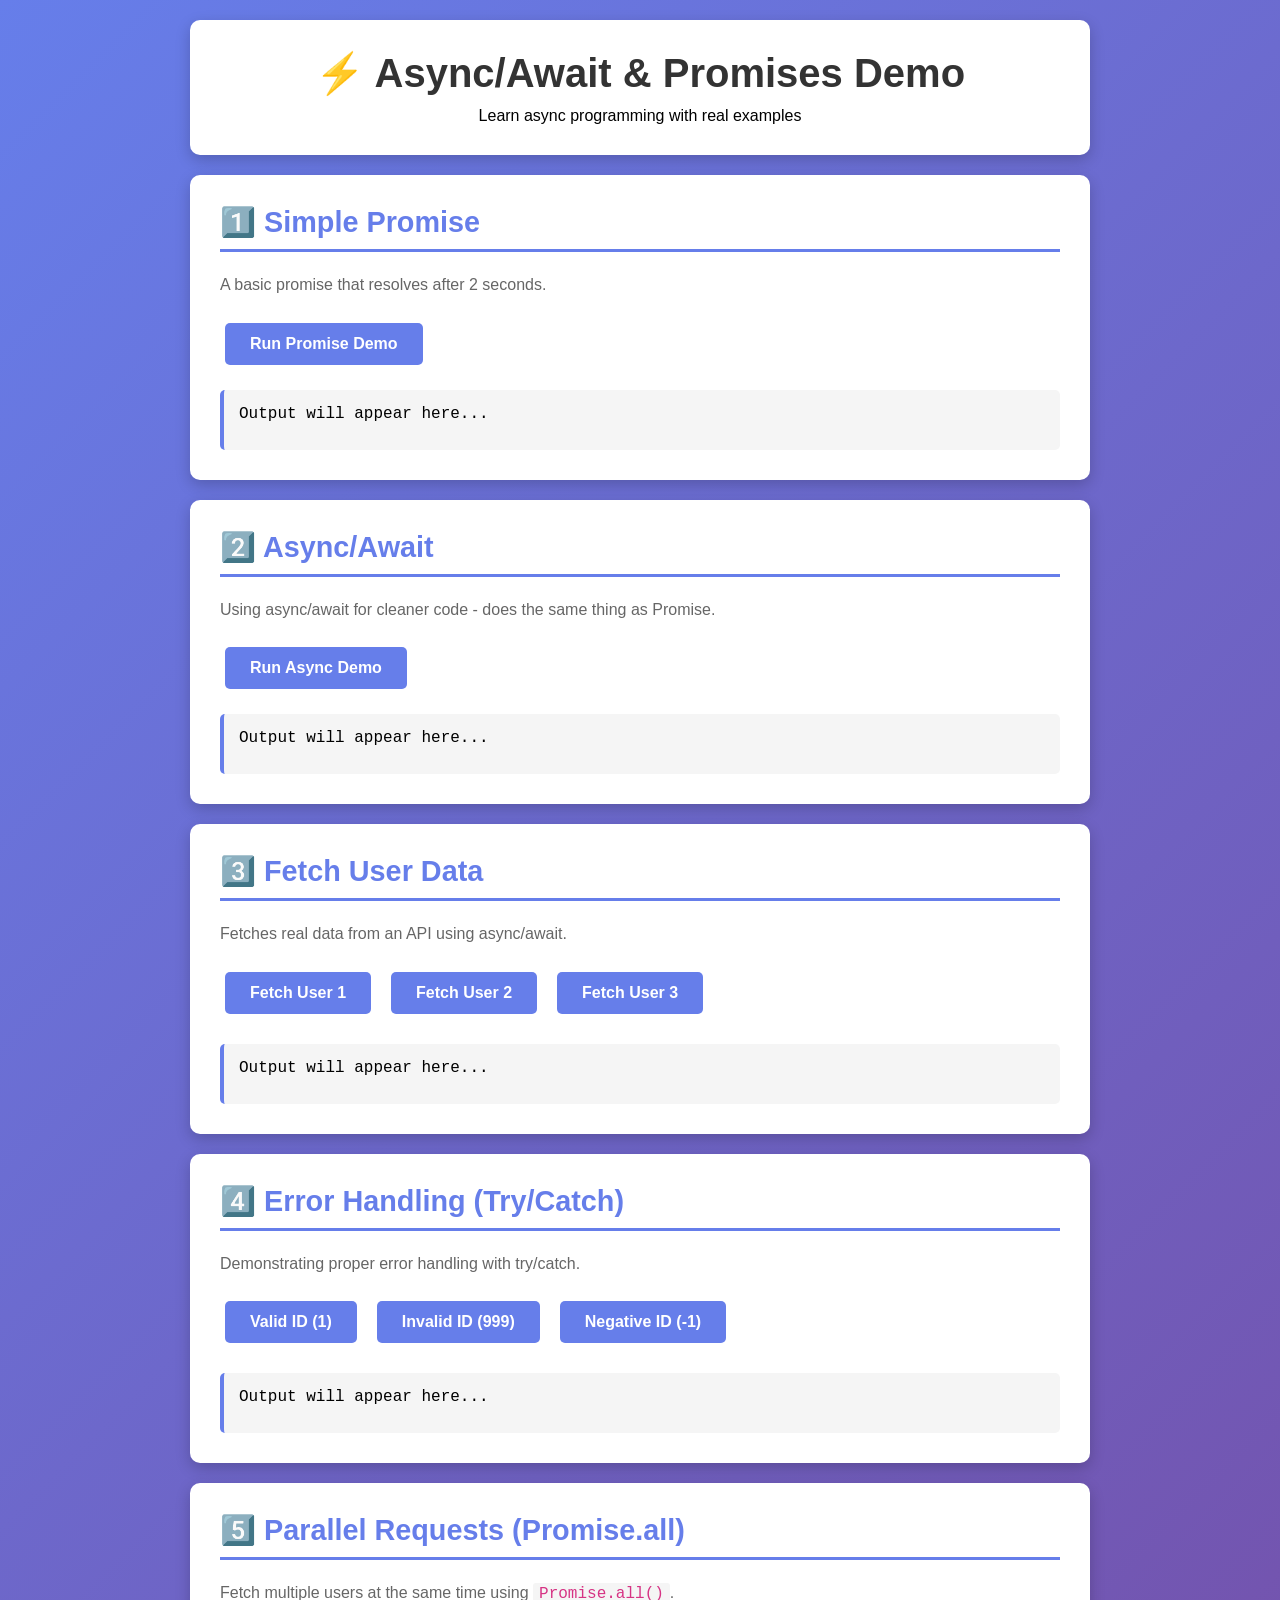
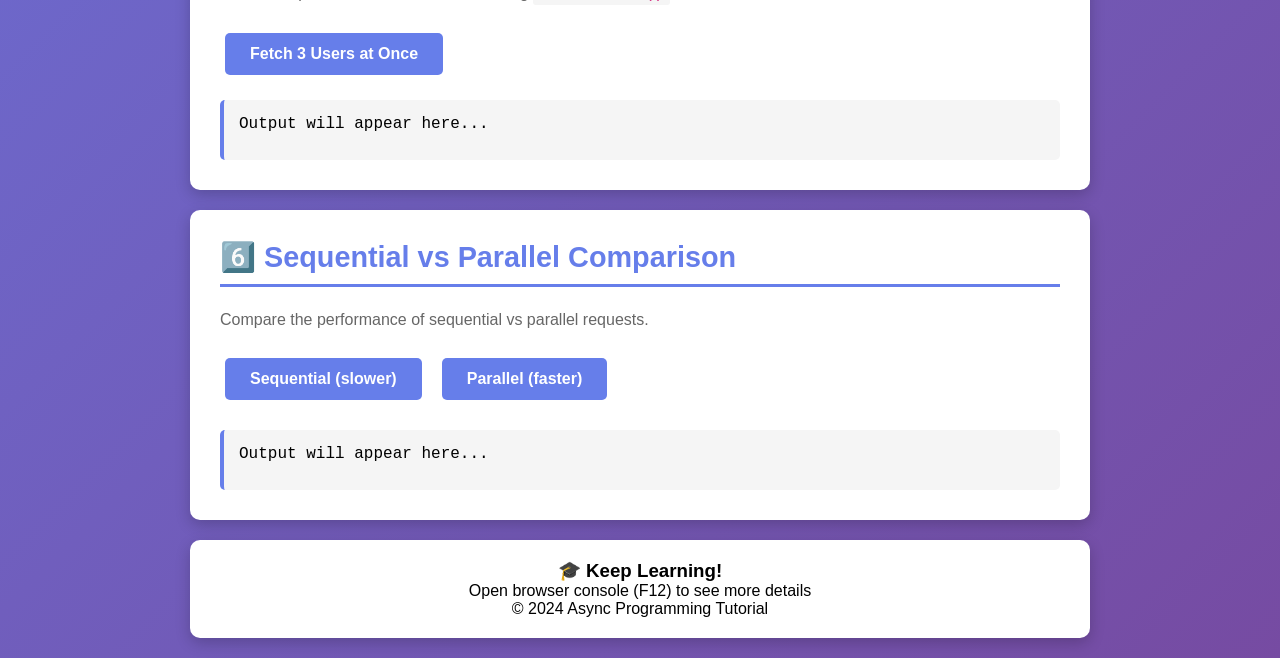
<file: Advanced-JS-Topics/Bonus-Async-Promises/asyncDemo.html>
<!DOCTYPE html>
<html lang="en">
<head>
    <meta charset="UTF-8">
    <meta name="viewport" content="width=device-width, initial-scale=1.0">
    <title>Async/Await & Promises Demo</title>
    <style>
        * {
            margin: 0;
            padding: 0;
            box-sizing: border-box;
        }

        body {
            font-family: 'Arial', sans-serif;
            background: linear-gradient(135deg, #667eea 0%, #764ba2 100%);
            min-height: 100vh;
            padding: 20px;
        }

        .container {
            max-width: 900px;
            margin: 0 auto;
        }

        header {
            background: white;
            padding: 30px;
            border-radius: 10px;
            text-align: center;
            margin-bottom: 20px;
            box-shadow: 0 5px 15px rgba(0, 0, 0, 0.2);
        }

        h1 {
            color: #333;
            font-size: 2.5em;
            margin-bottom: 10px;
        }

        .demo-section {
            background: white;
            padding: 30px;
            margin-bottom: 20px;
            border-radius: 10px;
            box-shadow: 0 5px 15px rgba(0, 0, 0, 0.2);
        }

        h2 {
            color: #667eea;
            font-size: 1.8em;
            margin-bottom: 20px;
            border-bottom: 3px solid #667eea;
            padding-bottom: 10px;
        }

        button {
            background-color: #667eea;
            color: white;
            padding: 12px 25px;
            border: none;
            border-radius: 5px;
            cursor: pointer;
            font-size: 16px;
            font-weight: bold;
            transition: all 0.3s;
            margin: 10px 5px;
        }

        button:hover {
            background-color: #764ba2;
            transform: scale(1.05);
        }

        button:active {
            transform: scale(0.95);
        }

        .output {
            background: #f5f5f5;
            padding: 15px;
            border-radius: 5px;
            margin-top: 15px;
            min-height: 60px;
            border-left: 4px solid #667eea;
            font-family: 'Courier New', monospace;
            word-break: break-all;
        }

        .success {
            color: #4CAF50;
            font-weight: bold;
        }

        .error {
            color: #f44336;
            font-weight: bold;
        }

        .loading {
            color: #FF9800;
            font-weight: bold;
        }

        .user-card {
            background: #f9f9f9;
            padding: 15px;
            margin: 10px 0;
            border-radius: 5px;
            border-left: 4px solid #667eea;
        }

        .user-card h3 {
            color: #667eea;
            margin-bottom: 8px;
        }

        .user-card p {
            margin: 5px 0;
            color: #666;
        }

        .button-group {
            display: flex;
            flex-wrap: wrap;
            gap: 10px;
            margin-bottom: 20px;
        }

        code {
            background: #f5f5f5;
            padding: 2px 6px;
            border-radius: 3px;
            font-family: 'Courier New', monospace;
            color: #d63384;
        }

        .description {
            color: #666;
            margin-bottom: 15px;
            line-height: 1.6;
        }

        footer {
            background: white;
            padding: 20px;
            text-align: center;
            border-radius: 10px;
            box-shadow: 0 5px 15px rgba(0, 0, 0, 0.2);
        }
    </style>
</head>
<body>
    <div class="container">
        <header>
            <h1>⚡ Async/Await & Promises Demo</h1>
            <p>Learn async programming with real examples</p>
        </header>

        <!-- Demo 1: Simple Promise -->
        <div class="demo-section">
            <h2>1️⃣ Simple Promise</h2>
            <p class="description">A basic promise that resolves after 2 seconds.</p>
            <button onclick="demoPromise()">Run Promise Demo</button>
            <div class="output" id="output1">Output will appear here...</div>
        </div>

        <!-- Demo 2: Async/Await -->
        <div class="demo-section">
            <h2>2️⃣ Async/Await</h2>
            <p class="description">Using async/await for cleaner code - does the same thing as Promise.</p>
            <button onclick="demoAsync()">Run Async Demo</button>
            <div class="output" id="output2">Output will appear here...</div>
        </div>

        <!-- Demo 3: Fetch User Data -->
        <div class="demo-section">
            <h2>3️⃣ Fetch User Data</h2>
            <p class="description">Fetches real data from an API using async/await.</p>
            <div class="button-group">
                <button onclick="fetchSingleUser()">Fetch User 1</button>
                <button onclick="fetchSingleUser(2)">Fetch User 2</button>
                <button onclick="fetchSingleUser(3)">Fetch User 3</button>
            </div>
            <div class="output" id="output3">Output will appear here...</div>
        </div>

        <!-- Demo 4: Error Handling -->
        <div class="demo-section">
            <h2>4️⃣ Error Handling (Try/Catch)</h2>
            <p class="description">Demonstrating proper error handling with try/catch.</p>
            <div class="button-group">
                <button onclick="fetchWithValidation(1)">Valid ID (1)</button>
                <button onclick="fetchWithValidation(999)">Invalid ID (999)</button>
                <button onclick="fetchWithValidation(-1)">Negative ID (-1)</button>
            </div>
            <div class="output" id="output4">Output will appear here...</div>
        </div>

        <!-- Demo 5: Parallel Requests -->
        <div class="demo-section">
            <h2>5️⃣ Parallel Requests (Promise.all)</h2>
            <p class="description">Fetch multiple users at the same time using <code>Promise.all()</code>.</p>
            <button onclick="fetchMultipleUsers()">Fetch 3 Users at Once</button>
            <div class="output" id="output5">Output will appear here...</div>
        </div>

        <!-- Demo 6: Sequential vs Parallel -->
        <div class="demo-section">
            <h2>6️⃣ Sequential vs Parallel Comparison</h2>
            <p class="description">Compare the performance of sequential vs parallel requests.</p>
            <div class="button-group">
                <button onclick="sequentialRequests()">Sequential (slower)</button>
                <button onclick="parallelRequests()">Parallel (faster)</button>
            </div>
            <div class="output" id="output6">Output will appear here...</div>
        </div>

        <footer>
            <h3>🎓 Keep Learning!</h3>
            <p>Open browser console (F12) to see more details</p>
            <p>&copy; 2024 Async Programming Tutorial</p>
        </footer>
    </div>

    <script>
        // Demo 1: Simple Promise
        function demoPromise() {
            const output = document.getElementById('output1');
            output.innerHTML = '<span class="loading">⏳ Loading...</span>';

            const promise = new Promise((resolve) => {
                setTimeout(() => {
                    resolve('✅ Promise resolved after 2 seconds!');
                }, 2000);
            });

            promise.then((result) => {
                output.innerHTML = `<span class="success">${result}</span>`;
            });
        }

        // Demo 2: Async/Await
        function demoAsync() {
            const output = document.getElementById('output2');
            output.innerHTML = '<span class="loading">⏳ Loading...</span>';

            async function delay() {
                await new Promise((resolve) => setTimeout(resolve, 2000));
                return '✅ Async/Await completed after 2 seconds!';
            }

            delay().then((result) => {
                output.innerHTML = `<span class="success">${result}</span>`;
            });
        }

        // Demo 3: Fetch Single User
        async function fetchSingleUser(userId = 1) {
            const output = document.getElementById('output3');
            output.innerHTML = '<span class="loading">⏳ Fetching user...</span>';

            try {
                const response = await fetch(`https://jsonplaceholder.typicode.com/users/${userId}`);
                const user = await response.json();

                let html = '<div class="user-card">';
                html += `<h3>${user.name}</h3>`;
                html += `<p><strong>Email:</strong> ${user.email}</p>`;
                html += `<p><strong>Phone:</strong> ${user.phone}</p>`;
                html += `<p><strong>Website:</strong> ${user.website}</p>`;
                html += '</div>';

                output.innerHTML = html;
            } catch (error) {
                output.innerHTML = `<span class="error">❌ Error: ${error.message}</span>`;
            }
        }

        // Demo 4: Fetch with Validation
        async function fetchWithValidation(userId) {
            const output = document.getElementById('output4');
            output.innerHTML = '<span class="loading">⏳ Processing...</span>';

            try {
                // Validation
                if (userId < 1) {
                    throw new Error('User ID must be greater than 0');
                }

                const response = await fetch(`https://jsonplaceholder.typicode.com/users/${userId}`);
                
                if (!response.ok) {
                    throw new Error(`API returned status ${response.status}`);
                }

                const user = await response.json();

                if (!user || !user.name) {
                    throw new Error('Invalid user data received');
                }

                output.innerHTML = `<span class="success">✅ User ${user.name} fetched successfully!</span>`;

            } catch (error) {
                output.innerHTML = `<span class="error">❌ Error: ${error.message}</span>`;
                console.error('Detailed error:', error);
            }
        }

        // Demo 5: Fetch Multiple Users in Parallel
        async function fetchMultipleUsers() {
            const output = document.getElementById('output5');
            output.innerHTML = '<span class="loading">⏳ Fetching 3 users...</span>';

            try {
                const promises = [1, 2, 3].map(id =>
                    fetch(`https://jsonplaceholder.typicode.com/users/${id}`)
                        .then(res => res.json())
                );

                const users = await Promise.all(promises);

                let html = '<span class="success">✅ All users fetched!</span><br>';
                users.forEach((user, index) => {
                    html += `<div class="user-card"><strong>${index + 1}. ${user.name}</strong> (${user.email})</div>`;
                });

                output.innerHTML = html;

            } catch (error) {
                output.innerHTML = `<span class="error">❌ Error: ${error.message}</span>`;
            }
        }

        // Demo 6: Sequential Requests
        async function sequentialRequests() {
            const output = document.getElementById('output6');
            output.innerHTML = '<span class="loading">⏳ Fetching 3 users sequentially...</span>';

            try {
                const start = performance.now();

                // Sequential - one after another
                const user1 = await fetch('https://jsonplaceholder.typicode.com/users/1').then(r => r.json());
                const user2 = await fetch('https://jsonplaceholder.typicode.com/users/2').then(r => r.json());
                const user3 = await fetch('https://jsonplaceholder.typicode.com/users/3').then(r => r.json());

                const end = performance.now();
                const time = (end - start).toFixed(0);

                output.innerHTML = `
                    <span class="success">✅ Sequential completed in ${time}ms</span><br>
                    Users: ${user1.name}, ${user2.name}, ${user3.name}
                `;

            } catch (error) {
                output.innerHTML = `<span class="error">❌ Error: ${error.message}</span>`;
            }
        }

        // Demo 6: Parallel Requests
        async function parallelRequests() {
            const output = document.getElementById('output6');
            output.innerHTML = '<span class="loading">⏳ Fetching 3 users in parallel...</span>';

            try {
                const start = performance.now();

                // Parallel - all at once
                const [user1, user2, user3] = await Promise.all([
                    fetch('https://jsonplaceholder.typicode.com/users/1').then(r => r.json()),
                    fetch('https://jsonplaceholder.typicode.com/users/2').then(r => r.json()),
                    fetch('https://jsonplaceholder.typicode.com/users/3').then(r => r.json())
                ]);

                const end = performance.now();
                const time = (end - start).toFixed(0);

                output.innerHTML = `
                    <span class="success">✅ Parallel completed in ${time}ms</span><br>
                    Users: ${user1.name}, ${user2.name}, ${user3.name}
                `;

            } catch (error) {
                output.innerHTML = `<span class="error">❌ Error: ${error.message}</span>`;
            }
        }
    </script>
</body>
</html>
</file>
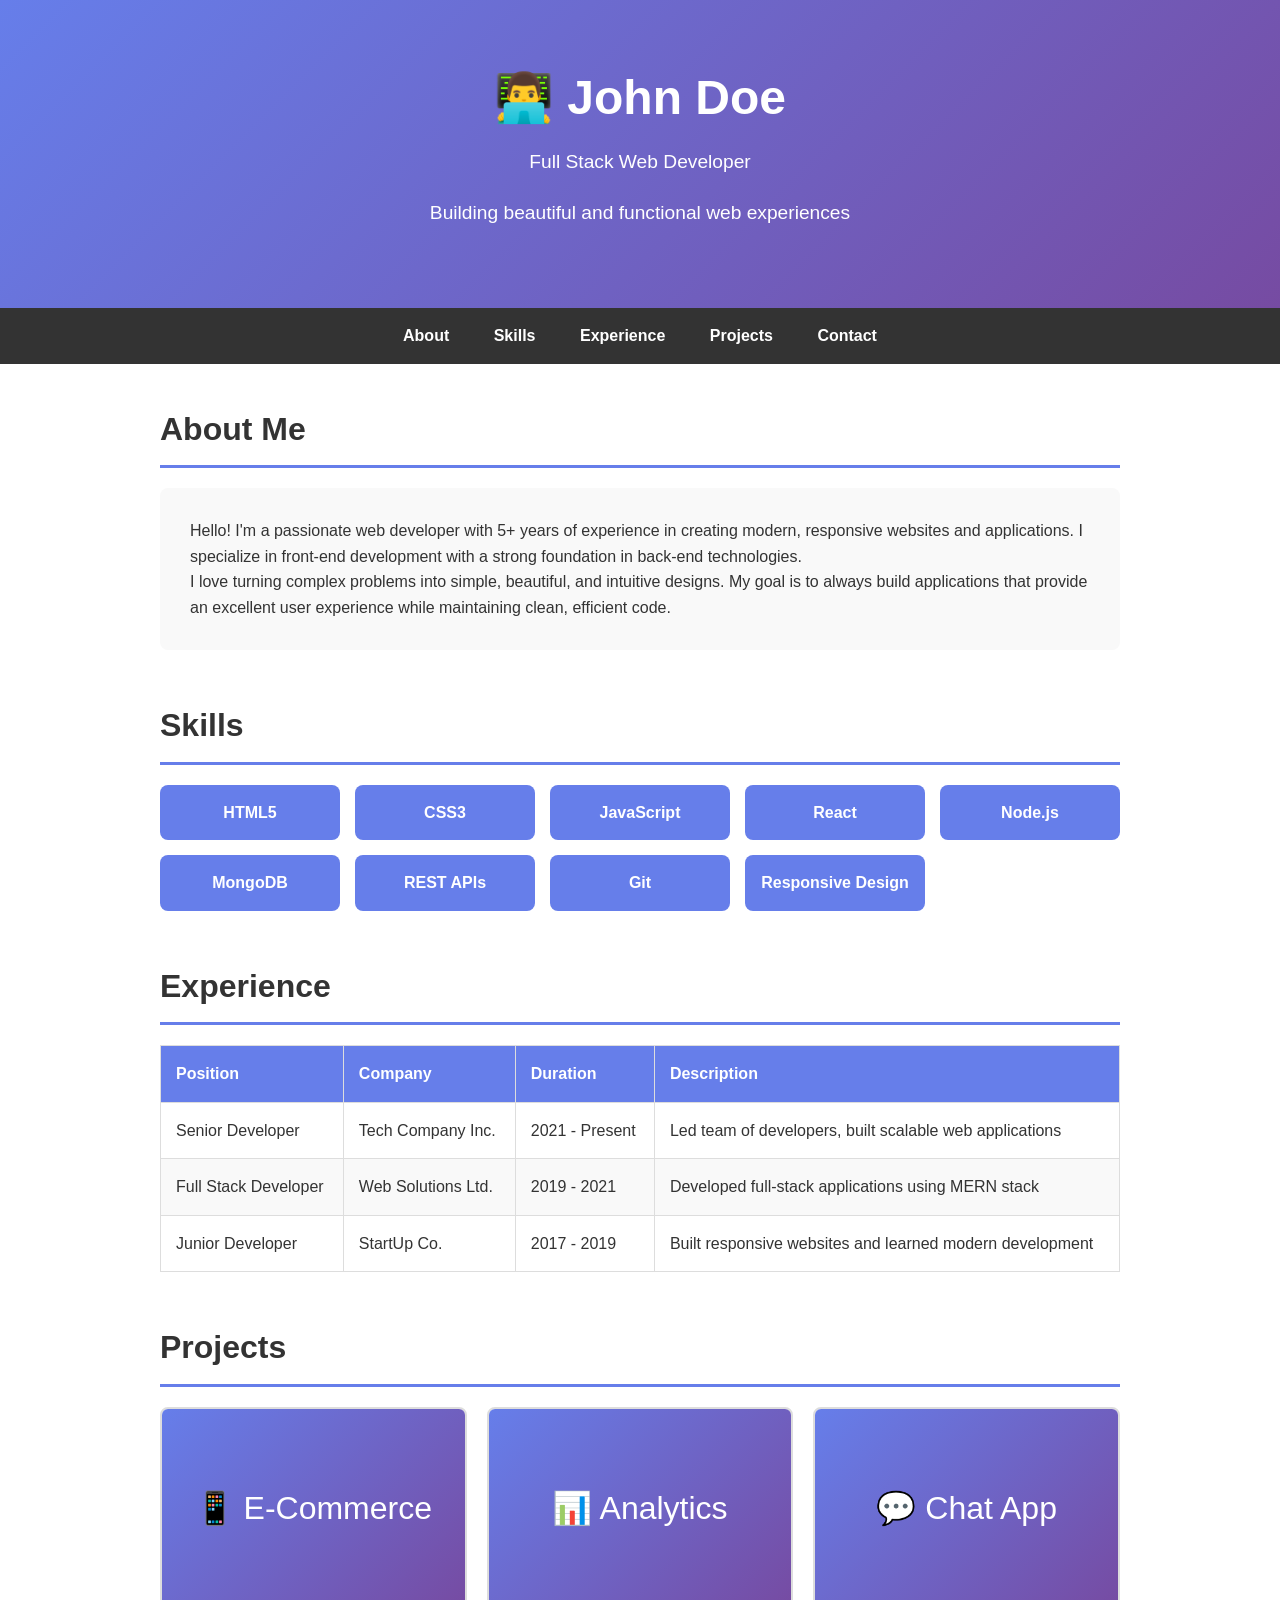
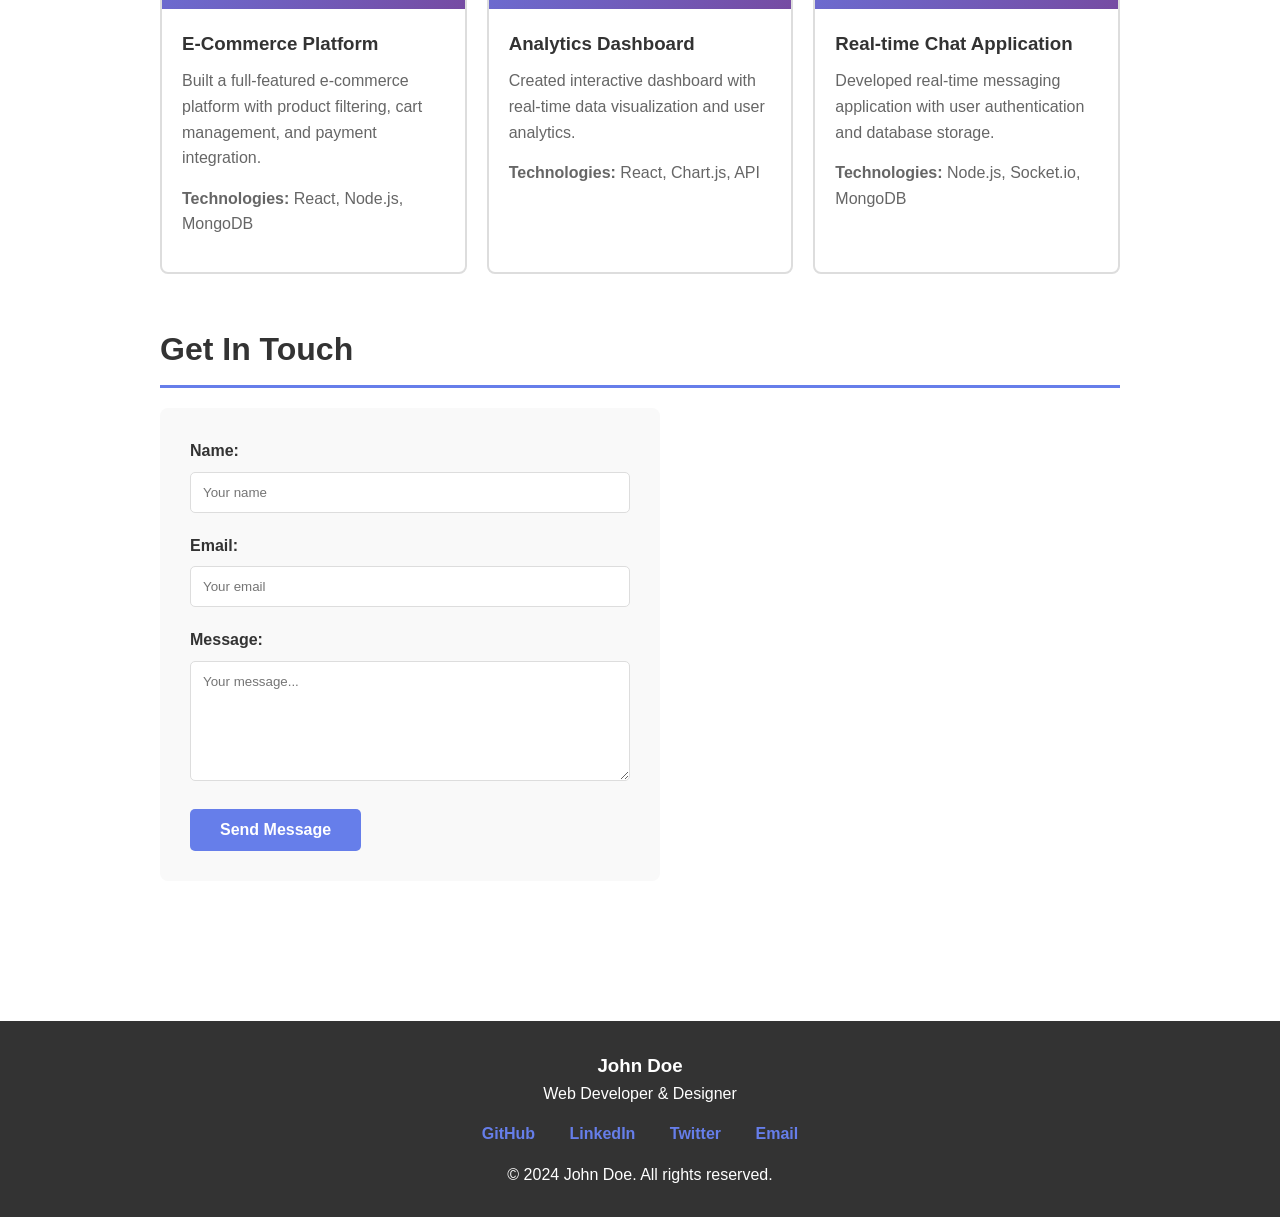
<file: Advanced-JS-Topics/Day5-HTML-Basics/portfolio.html>
<!DOCTYPE html>
<html lang="en">
<head>
    <meta charset="UTF-8">
    <meta name="viewport" content="width=device-width, initial-scale=1.0">
    <title>John Doe - Portfolio</title>
    <style>
        * {
            margin: 0;
            padding: 0;
            box-sizing: border-box;
        }

        body {
            font-family: 'Arial', sans-serif;
            line-height: 1.6;
            color: #333;
        }

        header {
            background: linear-gradient(135deg, #667eea 0%, #764ba2 100%);
            color: white;
            padding: 60px 20px;
            text-align: center;
        }

        header h1 {
            font-size: 3em;
            margin-bottom: 10px;
        }

        header p {
            font-size: 1.2em;
            margin-bottom: 20px;
        }

        nav {
            background: #333;
            padding: 15px;
            text-align: center;
            position: sticky;
            top: 0;
        }

        nav a {
            color: white;
            text-decoration: none;
            margin: 0 20px;
            font-weight: bold;
            transition: color 0.3s;
        }

        nav a:hover {
            color: #667eea;
        }

        main {
            max-width: 1000px;
            margin: 0 auto;
            padding: 40px 20px;
        }

        section {
            margin-bottom: 50px;
        }

        h2 {
            font-size: 2em;
            margin-bottom: 20px;
            border-bottom: 3px solid #667eea;
            padding-bottom: 10px;
        }

        .about {
            background: #f9f9f9;
            padding: 30px;
            border-radius: 8px;
            margin-bottom: 30px;
        }

        .skills {
            display: grid;
            grid-template-columns: repeat(auto-fit, minmax(150px, 1fr));
            gap: 15px;
        }

        .skill {
            background: #667eea;
            color: white;
            padding: 15px;
            border-radius: 8px;
            text-align: center;
            font-weight: bold;
        }

        .projects {
            display: grid;
            grid-template-columns: repeat(auto-fit, minmax(300px, 1fr));
            gap: 20px;
        }

        .project {
            background: white;
            border: 2px solid #ddd;
            border-radius: 8px;
            overflow: hidden;
            transition: transform 0.3s;
        }

        .project:hover {
            transform: translateY(-5px);
            box-shadow: 0 5px 15px rgba(0, 0, 0, 0.2);
        }

        .project-image {
            width: 100%;
            height: 200px;
            background: linear-gradient(135deg, #667eea 0%, #764ba2 100%);
            display: flex;
            align-items: center;
            justify-content: center;
            color: white;
            font-size: 2em;
        }

        .project-content {
            padding: 20px;
        }

        .project h3 {
            margin-bottom: 10px;
        }

        .project p {
            margin-bottom: 15px;
            color: #666;
        }

        table {
            width: 100%;
            border-collapse: collapse;
            margin: 20px 0;
        }

        table, th, td {
            border: 1px solid #ddd;
        }

        th, td {
            padding: 15px;
            text-align: left;
        }

        th {
            background: #667eea;
            color: white;
        }

        tr:nth-child(even) {
            background: #f9f9f9;
        }

        .contact-form {
            background: #f9f9f9;
            padding: 30px;
            border-radius: 8px;
            max-width: 500px;
        }

        .form-group {
            margin-bottom: 20px;
        }

        label {
            display: block;
            margin-bottom: 8px;
            font-weight: bold;
        }

        input, textarea {
            width: 100%;
            padding: 12px;
            border: 1px solid #ddd;
            border-radius: 5px;
            font-family: Arial;
        }

        textarea {
            resize: vertical;
            min-height: 120px;
        }

        input:focus, textarea:focus {
            outline: none;
            border-color: #667eea;
            box-shadow: 0 0 5px rgba(102, 126, 234, 0.5);
        }

        .submit-btn {
            background: #667eea;
            color: white;
            padding: 12px 30px;
            border: none;
            border-radius: 5px;
            cursor: pointer;
            font-weight: bold;
            font-size: 16px;
            transition: background 0.3s;
        }

        .submit-btn:hover {
            background: #764ba2;
        }

        footer {
            background: #333;
            color: white;
            text-align: center;
            padding: 30px;
            margin-top: 50px;
        }

        .social-links {
            margin: 15px 0;
        }

        .social-links a {
            color: #667eea;
            text-decoration: none;
            margin: 0 15px;
            font-weight: bold;
        }

        .social-links a:hover {
            color: white;
        }
    </style>
</head>
<body>
    <header>
        <h1>👨‍💻 John Doe</h1>
        <p>Full Stack Web Developer</p>
        <p>Building beautiful and functional web experiences</p>
    </header>

    <nav>
        <a href="#about">About</a>
        <a href="#skills">Skills</a>
        <a href="#experience">Experience</a>
        <a href="#projects">Projects</a>
        <a href="#contact">Contact</a>
    </nav>

    <main>
        <!-- About Section -->
        <section id="about">
            <h2>About Me</h2>
            <div class="about">
                <p>
                    Hello! I'm a passionate web developer with 5+ years of experience in creating modern, responsive websites and applications. 
                    I specialize in front-end development with a strong foundation in back-end technologies.
                </p>
                <p>
                    I love turning complex problems into simple, beautiful, and intuitive designs. My goal is to always build applications that provide 
                    an excellent user experience while maintaining clean, efficient code.
                </p>
            </div>
        </section>

        <!-- Skills Section -->
        <section id="skills">
            <h2>Skills</h2>
            <div class="skills">
                <div class="skill">HTML5</div>
                <div class="skill">CSS3</div>
                <div class="skill">JavaScript</div>
                <div class="skill">React</div>
                <div class="skill">Node.js</div>
                <div class="skill">MongoDB</div>
                <div class="skill">REST APIs</div>
                <div class="skill">Git</div>
                <div class="skill">Responsive Design</div>
            </div>
        </section>

        <!-- Experience Section -->
        <section id="experience">
            <h2>Experience</h2>
            <table>
                <thead>
                    <tr>
                        <th>Position</th>
                        <th>Company</th>
                        <th>Duration</th>
                        <th>Description</th>
                    </tr>
                </thead>
                <tbody>
                    <tr>
                        <td>Senior Developer</td>
                        <td>Tech Company Inc.</td>
                        <td>2021 - Present</td>
                        <td>Led team of developers, built scalable web applications</td>
                    </tr>
                    <tr>
                        <td>Full Stack Developer</td>
                        <td>Web Solutions Ltd.</td>
                        <td>2019 - 2021</td>
                        <td>Developed full-stack applications using MERN stack</td>
                    </tr>
                    <tr>
                        <td>Junior Developer</td>
                        <td>StartUp Co.</td>
                        <td>2017 - 2019</td>
                        <td>Built responsive websites and learned modern development</td>
                    </tr>
                </tbody>
            </table>
        </section>

        <!-- Projects Section -->
        <section id="projects">
            <h2>Projects</h2>
            <div class="projects">
                <div class="project">
                    <div class="project-image">📱 E-Commerce</div>
                    <div class="project-content">
                        <h3>E-Commerce Platform</h3>
                        <p>Built a full-featured e-commerce platform with product filtering, cart management, and payment integration.</p>
                        <p><strong>Technologies:</strong> React, Node.js, MongoDB</p>
                    </div>
                </div>

                <div class="project">
                    <div class="project-image">📊 Analytics</div>
                    <div class="project-content">
                        <h3>Analytics Dashboard</h3>
                        <p>Created interactive dashboard with real-time data visualization and user analytics.</p>
                        <p><strong>Technologies:</strong> React, Chart.js, API</p>
                    </div>
                </div>

                <div class="project">
                    <div class="project-image">💬 Chat App</div>
                    <div class="project-content">
                        <h3>Real-time Chat Application</h3>
                        <p>Developed real-time messaging application with user authentication and database storage.</p>
                        <p><strong>Technologies:</strong> Node.js, Socket.io, MongoDB</p>
                    </div>
                </div>
            </div>
        </section>

        <!-- Contact Section -->
        <section id="contact">
            <h2>Get In Touch</h2>
            <div class="contact-form">
                <form>
                    <div class="form-group">
                        <label for="name">Name:</label>
                        <input type="text" id="name" placeholder="Your name" required>
                    </div>

                    <div class="form-group">
                        <label for="email">Email:</label>
                        <input type="email" id="email" placeholder="Your email" required>
                    </div>

                    <div class="form-group">
                        <label for="message">Message:</label>
                        <textarea id="message" placeholder="Your message..." required></textarea>
                    </div>

                    <button type="submit" class="submit-btn">Send Message</button>
                </form>
            </div>
        </section>
    </main>

    <footer>
        <h3>John Doe</h3>
        <p>Web Developer & Designer</p>
        <div class="social-links">
            <a href="#github">GitHub</a>
            <a href="#linkedin">LinkedIn</a>
            <a href="#twitter">Twitter</a>
            <a href="#email">Email</a>
        </div>
        <p>&copy; 2024 John Doe. All rights reserved.</p>
    </footer>
</body>
</html>
</file>
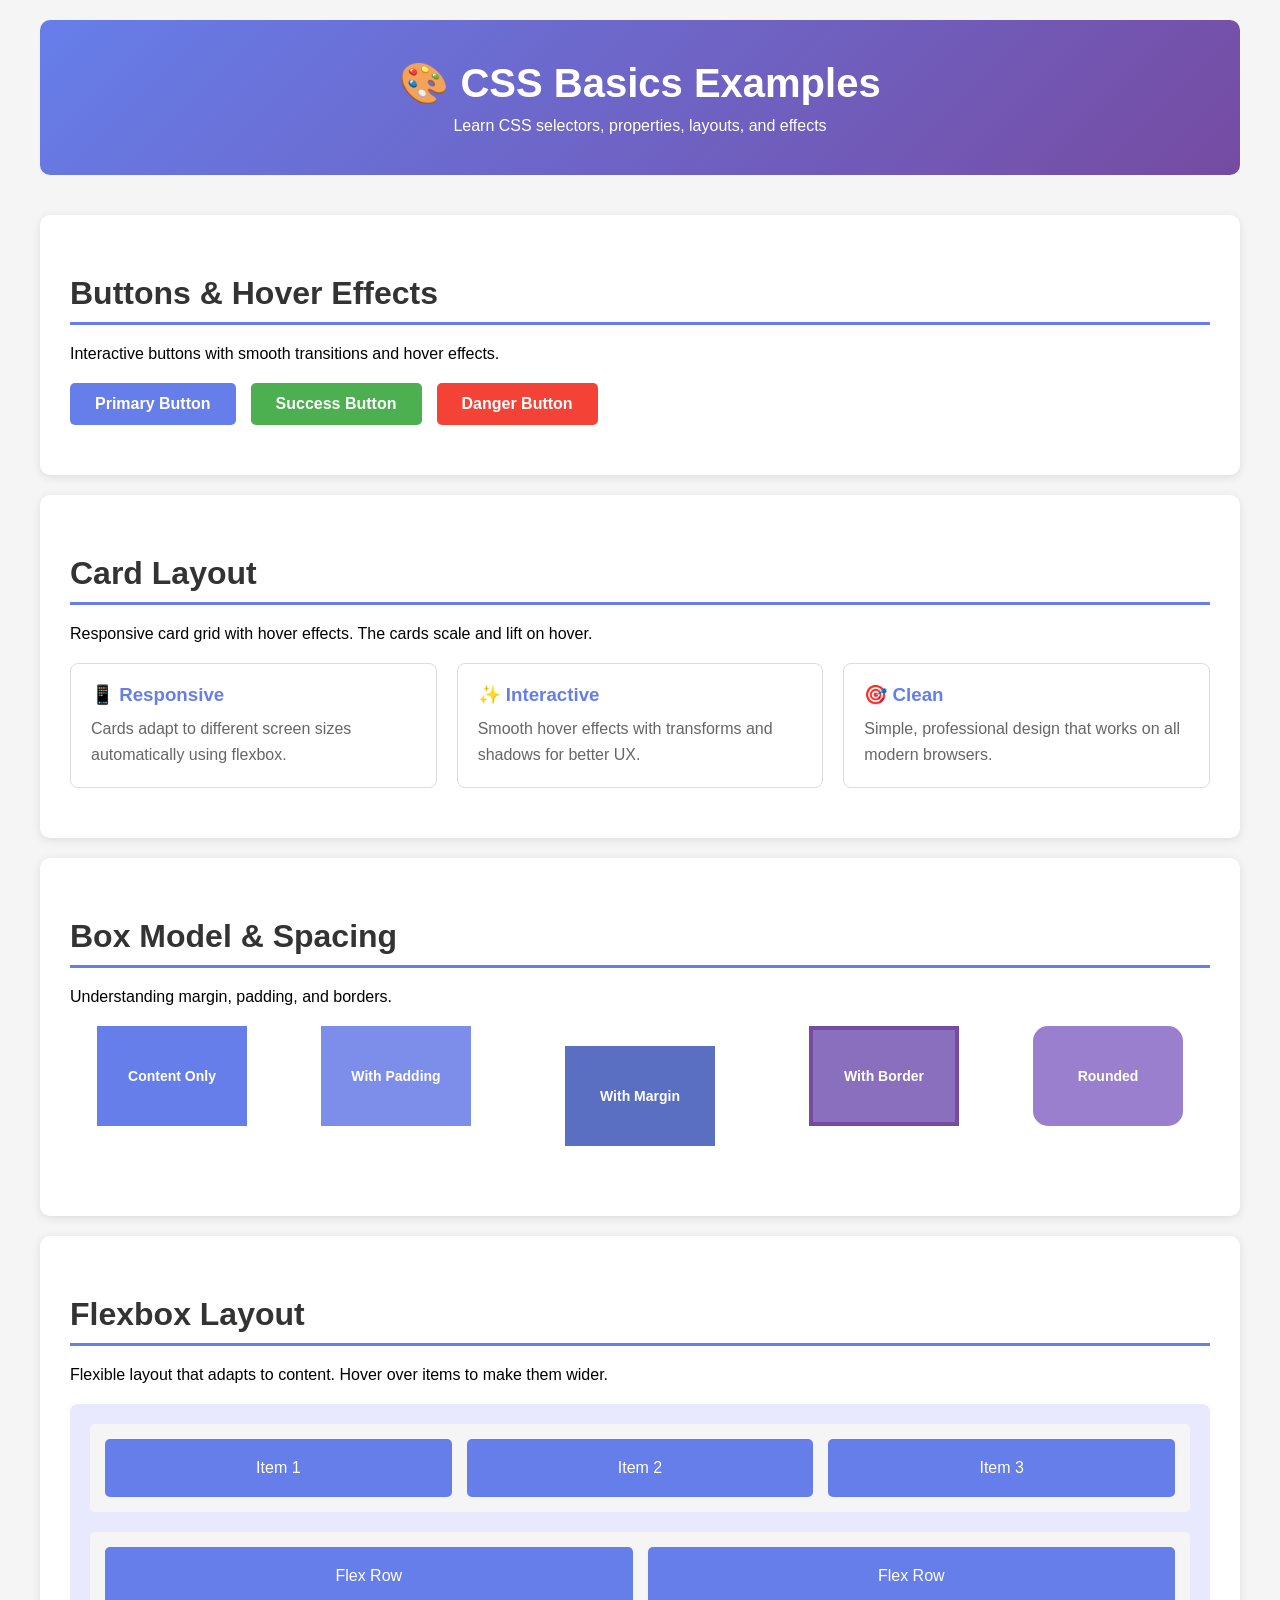
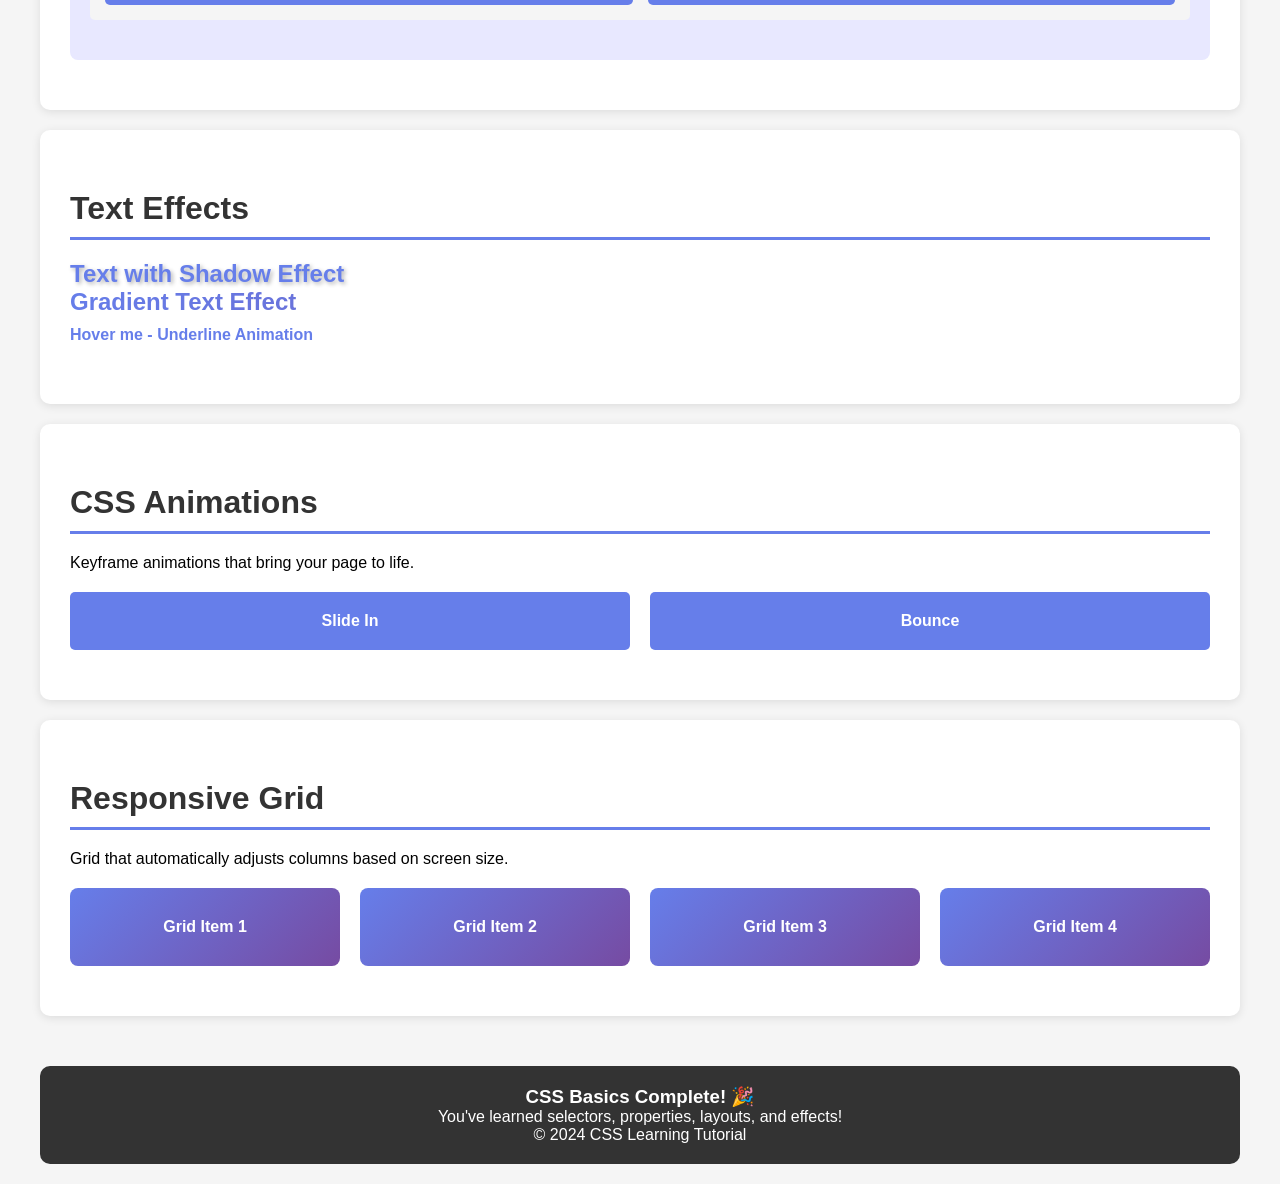
<file: Advanced-JS-Topics/Day6-CSS-Basics/examples.html>
<!DOCTYPE html>
<html lang="en">
<head>
    <meta charset="UTF-8">
    <meta name="viewport" content="width=device-width, initial-scale=1.0">
    <title>CSS Basics Examples</title>
    <style>
        * {
            margin: 0;
            padding: 0;
            box-sizing: border-box;
        }

        body {
            font-family: 'Arial', sans-serif;
            background-color: #f5f5f5;
            padding: 20px;
        }

        .container {
            max-width: 1200px;
            margin: 0 auto;
        }

        header {
            background: linear-gradient(135deg, #667eea 0%, #764ba2 100%);
            color: white;
            padding: 40px;
            border-radius: 10px;
            text-align: center;
            margin-bottom: 40px;
        }

        h1 {
            font-size: 2.5em;
            margin-bottom: 10px;
        }

        h2 {
            font-size: 2em;
            color: #333;
            margin-top: 30px;
            margin-bottom: 20px;
            border-bottom: 3px solid #667eea;
            padding-bottom: 10px;
        }

        .example-section {
            background: white;
            padding: 30px;
            border-radius: 10px;
            margin-bottom: 20px;
            box-shadow: 0 2px 10px rgba(0, 0, 0, 0.1);
        }

        /* =========================
           BUTTON STYLES
           ========================= */
        .button-grid {
            display: flex;
            flex-wrap: wrap;
            gap: 15px;
            margin: 20px 0;
        }

        button {
            padding: 12px 25px;
            border: none;
            border-radius: 5px;
            cursor: pointer;
            font-size: 16px;
            font-weight: bold;
            transition: all 0.3s ease;
        }

        .btn-primary {
            background-color: #667eea;
            color: white;
        }

        .btn-primary:hover {
            background-color: #764ba2;
            transform: translateY(-2px);
            box-shadow: 0 5px 15px rgba(102, 126, 234, 0.4);
        }

        .btn-primary:active {
            transform: translateY(0);
        }

        .btn-success {
            background-color: #4CAF50;
            color: white;
        }

        .btn-success:hover {
            background-color: #45a049;
            transform: scale(1.05);
        }

        .btn-danger {
            background-color: #f44336;
            color: white;
        }

        .btn-danger:hover {
            background-color: #da190b;
            transform: scale(1.05);
        }

        /* =========================
           CARD STYLES
           ========================= */
        .card-grid {
            display: flex;
            flex-wrap: wrap;
            gap: 20px;
            margin: 20px 0;
        }

        .card {
            flex: 1 1 calc(33.333% - 15px);
            min-width: 250px;
            background: white;
            border-radius: 8px;
            padding: 20px;
            border: 1px solid #ddd;
            transition: transform 0.3s, box-shadow 0.3s;
        }

        .card:hover {
            transform: translateY(-5px);
            box-shadow: 0 10px 25px rgba(0, 0, 0, 0.15);
        }

        .card h3 {
            color: #667eea;
            margin-bottom: 10px;
        }

        .card p {
            color: #666;
            line-height: 1.6;
        }

        /* =========================
           BOX MODEL EXAMPLE
           ========================= */
        .box-model-demo {
            display: flex;
            justify-content: space-around;
            flex-wrap: wrap;
            gap: 20px;
            margin: 20px 0;
        }

        .box {
            width: 150px;
            height: 100px;
            background-color: #667eea;
            color: white;
            display: flex;
            align-items: center;
            justify-content: center;
            text-align: center;
            font-size: 14px;
            font-weight: bold;
        }

        .box-padding {
            padding: 20px;
            background-color: #7c8eea;
        }

        .box-margin {
            margin: 20px;
            background-color: #5a6fc1;
        }

        .box-border {
            border: 4px solid #764ba2;
            background-color: #8b6fbf;
        }

        .box-radius {
            border-radius: 15px;
            background-color: #9b7fcf;
        }

        /* =========================
           FLEXBOX EXAMPLE
           ========================= */
        .flexbox-demo {
            background-color: #e8e8ff;
            padding: 20px;
            border-radius: 8px;
            margin: 20px 0;
        }

        .flex-container {
            display: flex;
            justify-content: space-between;
            align-items: center;
            gap: 15px;
            margin-bottom: 20px;
            padding: 15px;
            background-color: #f5f5f5;
            border-radius: 5px;
        }

        .flex-item {
            flex: 1;
            background-color: #667eea;
            color: white;
            padding: 20px;
            text-align: center;
            border-radius: 5px;
            transition: flex 0.3s;
        }

        .flex-item:hover {
            flex: 2;
        }

        /* =========================
           TEXT EFFECTS
           ========================= */
        .text-effects {
            margin: 20px 0;
        }

        .text-shadow {
            font-size: 24px;
            text-shadow: 2px 2px 4px rgba(0, 0, 0, 0.3);
            color: #667eea;
            font-weight: bold;
        }

        .gradient-text {
            font-size: 24px;
            font-weight: bold;
            background: linear-gradient(135deg, #667eea 0%, #764ba2 100%);
            -webkit-background-clip: text;
            -webkit-text-fill-color: transparent;
            background-clip: text;
        }

        .underline-animation {
            padding: 10px 0;
            position: relative;
            display: inline-block;
            color: #667eea;
            font-weight: bold;
            text-decoration: none;
            transition: color 0.3s;
        }

        .underline-animation::after {
            content: '';
            position: absolute;
            width: 0;
            height: 2px;
            bottom: 0;
            left: 0;
            background-color: #667eea;
            transition: width 0.3s;
        }

        .underline-animation:hover::after {
            width: 100%;
        }

        /* =========================
           ANIMATION EXAMPLE
           ========================= */
        @keyframes slideIn {
            from {
                transform: translateX(-100%);
                opacity: 0;
            }
            to {
                transform: translateX(0);
                opacity: 1;
            }
        }

        @keyframes bounce {
            0%, 100% {
                transform: translateY(0);
            }
            50% {
                transform: translateY(-10px);
            }
        }

        .animate-slide {
            animation: slideIn 1s ease-out;
        }

        .animate-bounce {
            animation: bounce 1s infinite;
            display: inline-block;
        }

        .animation-demo {
            display: flex;
            gap: 20px;
            margin: 20px 0;
            flex-wrap: wrap;
        }

        .animation-item {
            background: #667eea;
            color: white;
            padding: 20px;
            border-radius: 5px;
            flex: 1;
            min-width: 150px;
            text-align: center;
            font-weight: bold;
        }

        /* =========================
           RESPONSIVE GRID
           ========================= */
        .responsive-grid {
            display: grid;
            grid-template-columns: repeat(auto-fit, minmax(200px, 1fr));
            gap: 20px;
            margin: 20px 0;
        }

        .grid-item {
            background: linear-gradient(135deg, #667eea 0%, #764ba2 100%);
            color: white;
            padding: 30px;
            border-radius: 8px;
            text-align: center;
            font-weight: bold;
            transition: transform 0.3s;
        }

        .grid-item:hover {
            transform: scale(1.05);
        }

        /* =========================
           MEDIA QUERY
           ========================= */
        @media (max-width: 768px) {
            .card-grid {
                grid-template-columns: 1fr;
            }

            .flex-container {
                flex-direction: column;
            }

            h2 {
                font-size: 1.5em;
            }

            header h1 {
                font-size: 1.8em;
            }
        }

        footer {
            text-align: center;
            margin-top: 50px;
            padding: 20px;
            background-color: #333;
            color: white;
            border-radius: 10px;
        }

        .code-block {
            background: #f5f5f5;
            padding: 15px;
            border-radius: 5px;
            border-left: 4px solid #667eea;
            margin: 15px 0;
            font-family: 'Courier New', monospace;
            overflow-x: auto;
        }
    </style>
</head>
<body>
    <div class="container">
        <header>
            <h1>🎨 CSS Basics Examples</h1>
            <p>Learn CSS selectors, properties, layouts, and effects</p>
        </header>

        <!-- Buttons Section -->
        <div class="example-section">
            <h2>Buttons & Hover Effects</h2>
            <p>Interactive buttons with smooth transitions and hover effects.</p>
            <div class="button-grid">
                <button class="btn-primary">Primary Button</button>
                <button class="btn-success">Success Button</button>
                <button class="btn-danger">Danger Button</button>
            </div>
        </div>

        <!-- Cards Section -->
        <div class="example-section">
            <h2>Card Layout</h2>
            <p>Responsive card grid with hover effects. The cards scale and lift on hover.</p>
            <div class="card-grid">
                <div class="card">
                    <h3>📱 Responsive</h3>
                    <p>Cards adapt to different screen sizes automatically using flexbox.</p>
                </div>
                <div class="card">
                    <h3>✨ Interactive</h3>
                    <p>Smooth hover effects with transforms and shadows for better UX.</p>
                </div>
                <div class="card">
                    <h3>🎯 Clean</h3>
                    <p>Simple, professional design that works on all modern browsers.</p>
                </div>
            </div>
        </div>

        <!-- Box Model Section -->
        <div class="example-section">
            <h2>Box Model & Spacing</h2>
            <p>Understanding margin, padding, and borders.</p>
            <div class="box-model-demo">
                <div class="box">Content Only</div>
                <div class="box box-padding">With Padding</div>
                <div class="box box-margin">With Margin</div>
                <div class="box box-border">With Border</div>
                <div class="box box-radius">Rounded</div>
            </div>
        </div>

        <!-- Flexbox Section -->
        <div class="example-section">
            <h2>Flexbox Layout</h2>
            <p>Flexible layout that adapts to content. Hover over items to make them wider.</p>
            <div class="flexbox-demo">
                <div class="flex-container">
                    <div class="flex-item">Item 1</div>
                    <div class="flex-item">Item 2</div>
                    <div class="flex-item">Item 3</div>
                </div>
                <div class="flex-container">
                    <div class="flex-item">Flex Row</div>
                    <div class="flex-item">Flex Row</div>
                </div>
            </div>
        </div>

        <!-- Text Effects Section -->
        <div class="example-section">
            <h2>Text Effects</h2>
            <div class="text-effects">
                <p class="text-shadow">Text with Shadow Effect</p>
                <p class="gradient-text">Gradient Text Effect</p>
                <p><span class="underline-animation">Hover me - Underline Animation</span></p>
            </div>
        </div>

        <!-- Animation Section -->
        <div class="example-section">
            <h2>CSS Animations</h2>
            <p>Keyframe animations that bring your page to life.</p>
            <div class="animation-demo">
                <div class="animation-item animate-slide">Slide In</div>
                <div class="animation-item animate-bounce">Bounce</div>
            </div>
        </div>

        <!-- Responsive Grid -->
        <div class="example-section">
            <h2>Responsive Grid</h2>
            <p>Grid that automatically adjusts columns based on screen size.</p>
            <div class="responsive-grid">
                <div class="grid-item">Grid Item 1</div>
                <div class="grid-item">Grid Item 2</div>
                <div class="grid-item">Grid Item 3</div>
                <div class="grid-item">Grid Item 4</div>
            </div>
        </div>

        <!-- Footer -->
        <footer>
            <h3>CSS Basics Complete! 🎉</h3>
            <p>You've learned selectors, properties, layouts, and effects!</p>
            <p>&copy; 2024 CSS Learning Tutorial</p>
        </footer>
    </div>
</body>
</html>
</file>
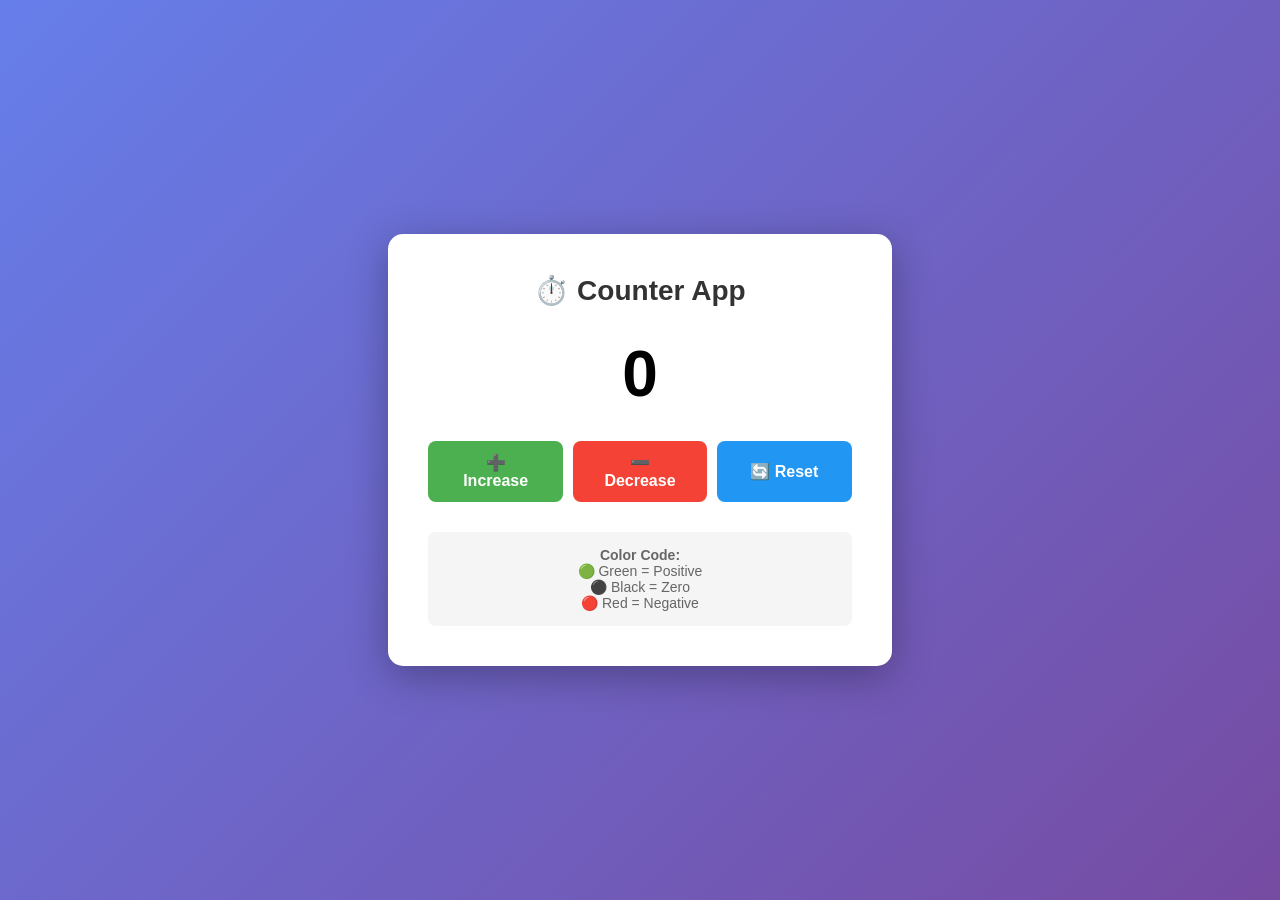
<file: Advanced-JS-Topics/Day4-DOM-Manipulation/Projects/01_counterApp.html>
<!DOCTYPE html>
<html lang="en">
<head>
    <meta charset="UTF-8">
    <meta name="viewport" content="width=device-width, initial-scale=1.0">
    <title>Counter App - DOM Manipulation</title>
    <style>
        * {
            margin: 0;
            padding: 0;
            box-sizing: border-box;
        }

        body {
            font-family: 'Arial', sans-serif;
            display: flex;
            justify-content: center;
            align-items: center;
            min-height: 100vh;
            background: linear-gradient(135deg, #667eea 0%, #764ba2 100%);
        }

        .container {
            background: white;
            padding: 40px;
            border-radius: 15px;
            box-shadow: 0 10px 40px rgba(0, 0, 0, 0.3);
            text-align: center;
            min-width: 300px;
        }

        h1 {
            color: #333;
            margin-bottom: 30px;
            font-size: 28px;
        }

        #counter-display {
            font-size: 64px;
            font-weight: bold;
            color: black;
            margin: 30px 0;
            transition: color 0.3s;
        }

        .button-group {
            display: flex;
            gap: 10px;
            margin-top: 30px;
            flex-wrap: wrap;
            justify-content: center;
        }

        button {
            padding: 12px 25px;
            font-size: 16px;
            border: none;
            border-radius: 8px;
            cursor: pointer;
            font-weight: bold;
            transition: all 0.3s;
            flex: 1;
            min-width: 100px;
        }

        #increase {
            background-color: #4CAF50;
            color: white;
        }

        #increase:hover {
            background-color: #45a049;
            transform: scale(1.05);
        }

        #decrease {
            background-color: #f44336;
            color: white;
        }

        #decrease:hover {
            background-color: #da190b;
            transform: scale(1.05);
        }

        #reset {
            background-color: #2196F3;
            color: white;
        }

        #reset:hover {
            background-color: #0b7dda;
            transform: scale(1.05);
        }

        .info {
            margin-top: 30px;
            font-size: 14px;
            color: #666;
            background: #f5f5f5;
            padding: 15px;
            border-radius: 8px;
        }
    </style>
</head>
<body>
    <div class="container">
        <h1>⏱️ Counter App</h1>
        <div id="counter-display">0</div>
        
        <div class="button-group">
            <button id="increase">➕ Increase</button>
            <button id="decrease">➖ Decrease</button>
            <button id="reset">🔄 Reset</button>
        </div>

        <div class="info">
            <p><strong>Color Code:</strong></p>
            <p>🟢 Green = Positive</p>
            <p>⚫ Black = Zero</p>
            <p>🔴 Red = Negative</p>
        </div>
    </div>

    <script src="01_counterApp.js"></script>
</body>
</html>
</file>
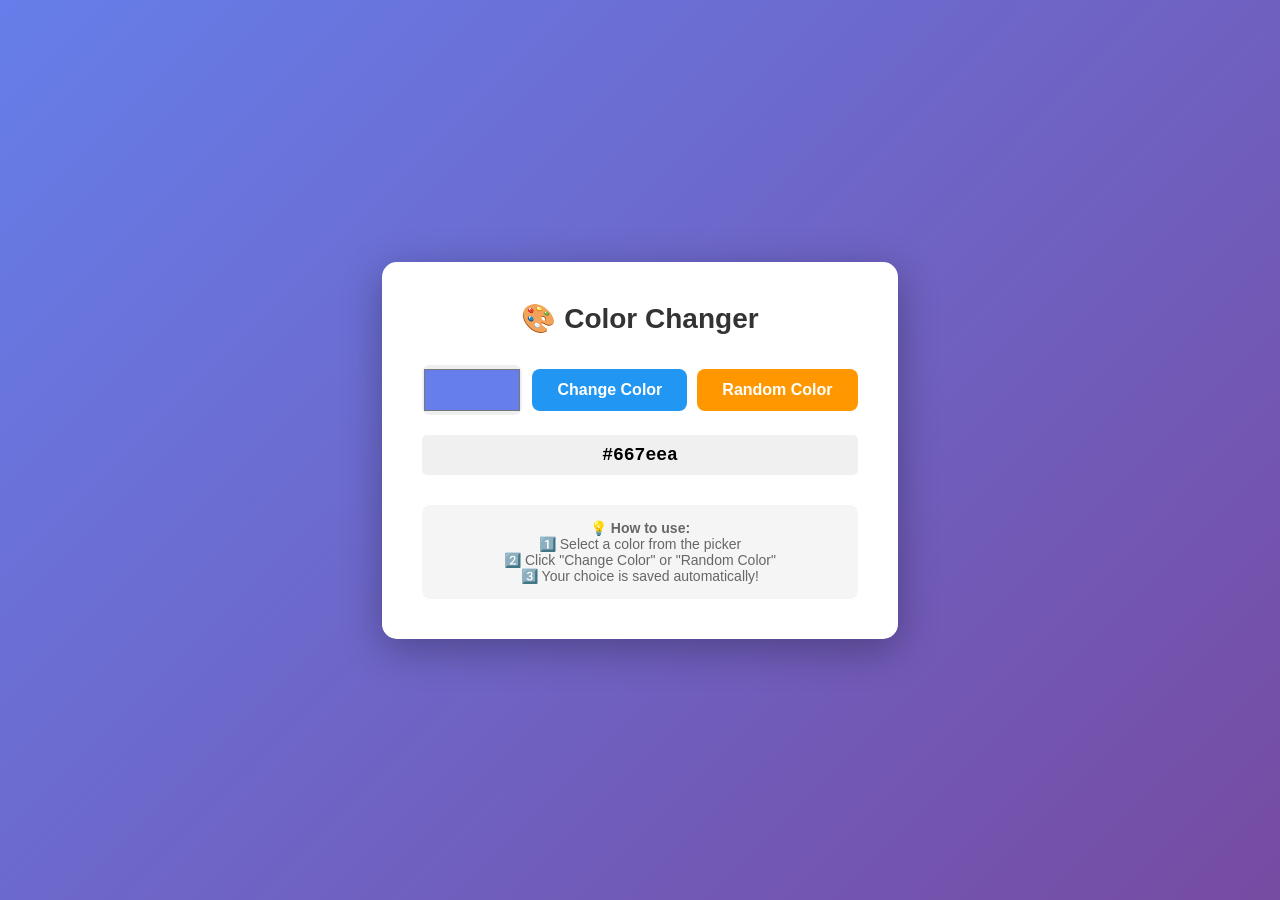
<file: Advanced-JS-Topics/Day4-DOM-Manipulation/Projects/02_colorChanger.html>
<!DOCTYPE html>
<html lang="en">
<head>
    <meta charset="UTF-8">
    <meta name="viewport" content="width=device-width, initial-scale=1.0">
    <title>Color Changer App</title>
    <style>
        * {
            margin: 0;
            padding: 0;
            box-sizing: border-box;
        }

        body {
            font-family: 'Arial', sans-serif;
            display: flex;
            justify-content: center;
            align-items: center;
            min-height: 100vh;
            background: linear-gradient(135deg, #667eea 0%, #764ba2 100%);
            transition: background-color 0.5s;
        }

        .container {
            background: white;
            padding: 40px;
            border-radius: 15px;
            box-shadow: 0 10px 40px rgba(0, 0, 0, 0.3);
            text-align: center;
            min-width: 350px;
        }

        h1 {
            color: #333;
            margin-bottom: 30px;
            font-size: 28px;
        }

        .color-input-group {
            margin: 20px 0;
            display: flex;
            gap: 10px;
            align-items: center;
            justify-content: center;
            flex-wrap: wrap;
        }

        #colorPicker {
            width: 100px;
            height: 50px;
            border: none;
            border-radius: 8px;
            cursor: pointer;
        }

        button {
            padding: 12px 25px;
            font-size: 16px;
            border: none;
            border-radius: 8px;
            cursor: pointer;
            font-weight: bold;
            transition: all 0.3s;
            color: white;
            min-width: 120px;
        }

        #changeBtn {
            background-color: #2196F3;
        }

        #changeBtn:hover {
            background-color: #0b7dda;
            transform: scale(1.05);
        }

        #randomBtn {
            background-color: #FF9800;
        }

        #randomBtn:hover {
            background-color: #e68900;
            transform: scale(1.05);
        }

        .info {
            margin-top: 30px;
            font-size: 14px;
            color: #666;
            background: #f5f5f5;
            padding: 15px;
            border-radius: 8px;
        }

        .color-code {
            font-size: 18px;
            font-weight: bold;
            margin-top: 20px;
            font-family: 'Courier New', monospace;
            background: #f0f0f0;
            padding: 10px;
            border-radius: 5px;
        }
    </style>
</head>
<body>
    <div class="container">
        <h1>🎨 Color Changer</h1>
        
        <div class="color-input-group">
            <input type="color" id="colorPicker" value="#667eea">
            <button id="changeBtn">Change Color</button>
            <button id="randomBtn">Random Color</button>
        </div>

        <div class="color-code" id="colorCode">#667eea</div>

        <div class="info">
            <p>💡 <strong>How to use:</strong></p>
            <p>1️⃣ Select a color from the picker</p>
            <p>2️⃣ Click "Change Color" or "Random Color"</p>
            <p>3️⃣ Your choice is saved automatically!</p>
        </div>
    </div>

    <script src="02_colorChanger.js"></script>
    <script>
        // Update color code display
        const colorPicker = document.getElementById('colorPicker');
        const colorCode = document.getElementById('colorCode');

        colorPicker.addEventListener('input', () => {
            colorCode.textContent = colorPicker.value.toUpperCase();
        });
    </script>
</body>
</html>
</file>
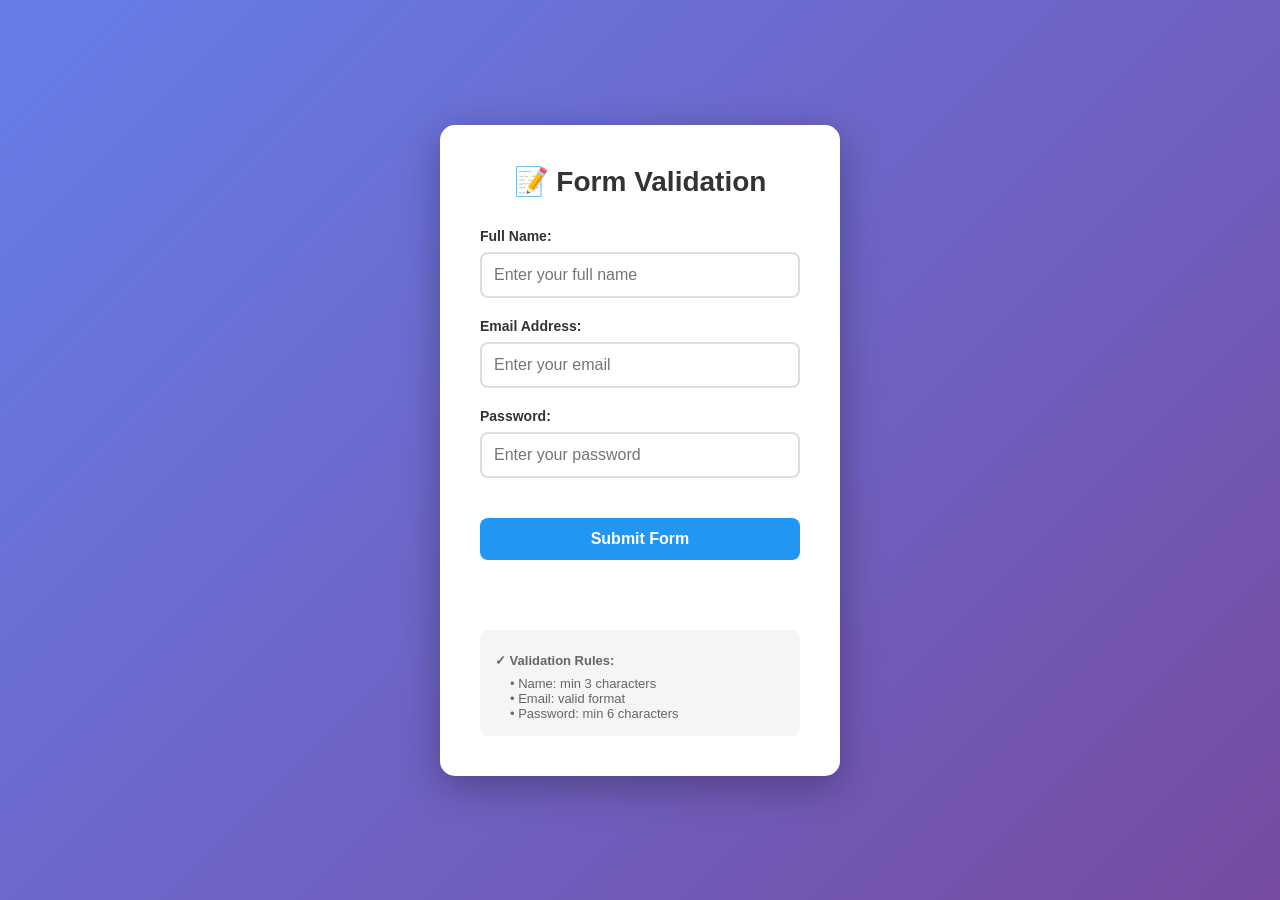
<file: Advanced-JS-Topics/Day4-DOM-Manipulation/Projects/03_formValidation.html>
<!DOCTYPE html>
<html lang="en">
<head>
    <meta charset="UTF-8">
    <meta name="viewport" content="width=device-width, initial-scale=1.0">
    <title>Form Validation</title>
    <style>
        * {
            margin: 0;
            padding: 0;
            box-sizing: border-box;
        }

        body {
            font-family: 'Arial', sans-serif;
            display: flex;
            justify-content: center;
            align-items: center;
            min-height: 100vh;
            background: linear-gradient(135deg, #667eea 0%, #764ba2 100%);
        }

        .container {
            background: white;
            padding: 40px;
            border-radius: 15px;
            box-shadow: 0 10px 40px rgba(0, 0, 0, 0.3);
            width: 100%;
            max-width: 400px;
        }

        h1 {
            color: #333;
            margin-bottom: 30px;
            font-size: 28px;
            text-align: center;
        }

        .form-group {
            margin-bottom: 20px;
        }

        label {
            display: block;
            margin-bottom: 8px;
            color: #333;
            font-weight: bold;
            font-size: 14px;
        }

        input {
            width: 100%;
            padding: 12px;
            border: 2px solid #ddd;
            border-radius: 8px;
            font-size: 16px;
            transition: border-color 0.3s;
        }

        input:focus {
            outline: none;
            border-color: #667eea;
        }

        input:valid {
            border-color: green;
        }

        button {
            width: 100%;
            padding: 12px;
            background-color: #2196F3;
            color: white;
            border: none;
            border-radius: 8px;
            font-size: 16px;
            font-weight: bold;
            cursor: pointer;
            transition: all 0.3s;
            margin-top: 20px;
        }

        button:hover {
            background-color: #0b7dda;
            transform: scale(1.02);
        }

        #message {
            margin-top: 20px;
            padding: 15px;
            border-radius: 8px;
            font-weight: bold;
            text-align: center;
            min-height: 20px;
        }

        .error {
            background-color: #ffcccc;
            color: #cc0000;
            border: 1px solid #cc0000;
        }

        .success {
            background-color: #ccffcc;
            color: #009900;
            border: 1px solid #009900;
        }

        .validation-hints {
            background: #f5f5f5;
            padding: 15px;
            border-radius: 8px;
            margin-top: 20px;
            font-size: 13px;
            color: #666;
        }

        .validation-hints p {
            margin: 8px 0;
        }

        .hint-item {
            margin-left: 15px;
        }
    </style>
</head>
<body>
    <div class="container">
        <h1>📝 Form Validation</h1>
        
        <form id="validationForm">
            <div class="form-group">
                <label for="name">Full Name:</label>
                <input 
                    type="text" 
                    id="name" 
                    placeholder="Enter your full name"
                    required
                >
            </div>

            <div class="form-group">
                <label for="email">Email Address:</label>
                <input 
                    type="email" 
                    id="email" 
                    placeholder="Enter your email"
                    required
                >
            </div>

            <div class="form-group">
                <label for="password">Password:</label>
                <input 
                    type="password" 
                    id="password" 
                    placeholder="Enter your password"
                    required
                >
            </div>

            <button type="submit" id="submitBtn">Submit Form</button>
        </form>

        <div id="message"></div>

        <div class="validation-hints">
            <p><strong>✓ Validation Rules:</strong></p>
            <div class="hint-item">• Name: min 3 characters</div>
            <div class="hint-item">• Email: valid format</div>
            <div class="hint-item">• Password: min 6 characters</div>
        </div>
    </div>

    <script src="03_formValidation.js"></script>
</body>
</html>
</file>
<file: style.css>
* {
    margin: 0;
    padding: 0;
    box-sizing: border-box;
}

body {
    font-family: 'Arial', sans-serif;
    background-color: #f5f5f5;
    color: #333;
    line-height: 1.6;
}

header {
    background: linear-gradient(135deg, #667eea 0%, #764ba2 100%);
    color: white;
    padding: 40px 20px;
    text-align: center;
    box-shadow: 0 4px 6px rgba(0, 0, 0, 0.1);
}

header h1 {
    font-size: 2.5em;
    margin-bottom: 10px;
}

header p {
    font-size: 1.1em;
    opacity: 0.9;
}

.navbar {
    background-color: #333;
    padding: 15px 0;
    position: sticky;
    top: 0;
    box-shadow: 0 2px 4px rgba(0, 0, 0, 0.1);
}

.navbar ul {
    list-style: none;
    display: flex;
    justify-content: center;
    flex-wrap: wrap;
}

.navbar li {
    margin: 0 20px;
}

.navbar a {
    color: white;
    text-decoration: none;
    font-weight: bold;
    transition: color 0.3s ease;
}

.navbar a:hover {
    color: #667eea;
}

main {
    max-width: 1200px;
    margin: 40px auto;
    padding: 0 20px;
}

.section {
    background: white;
    padding: 30px;
    margin: 20px 0;
    border-radius: 8px;
    box-shadow: 0 2px 8px rgba(0, 0, 0, 0.1);
}

.section h2 {
    color: #667eea;
    margin-bottom: 20px;
    font-size: 2em;
    border-bottom: 3px solid #667eea;
    padding-bottom: 10px;
}

.breed-grid {
    display: grid;
    grid-template-columns: repeat(auto-fit, minmax(250px, 1fr));
    gap: 20px;
    margin-top: 20px;
}

.breed-card {
    background: linear-gradient(135deg, #f093fb 0%, #f5576c 100%);
    color: white;
    padding: 20px;
    border-radius: 8px;
    text-align: center;
    transition: transform 0.3s ease, box-shadow 0.3s ease;
}

.breed-card:hover {
    transform: translateY(-5px);
    box-shadow: 0 8px 16px rgba(0, 0, 0, 0.2);
}

.breed-card h3 {
    font-size: 1.5em;
    margin-bottom: 10px;
}

.facts-list {
    list-style: none;
    margin-top: 20px;
}

.facts-list li {
    background: #f0f0f0;
    padding: 15px;
    margin: 10px 0;
    border-left: 4px solid #667eea;
    border-radius: 4px;
    transition: background 0.3s ease;
}

.facts-list li:hover {
    background: #e8e8ff;
}

.care-tips {
    display: grid;
    grid-template-columns: repeat(auto-fit, minmax(200px, 1fr));
    gap: 20px;
    margin-top: 20px;
}

.tip {
    background: #f9f9f9;
    padding: 20px;
    border-radius: 8px;
    border: 2px solid #667eea;
    text-align: center;
    transition: box-shadow 0.3s ease;
}

.tip:hover {
    box-shadow: 0 4px 12px rgba(102, 126, 234, 0.2);
}

.tip h3 {
    color: #667eea;
    margin-bottom: 10px;
    font-size: 1.3em;
}

footer {
    background-color: #333;
    color: white;
    text-align: center;
    padding: 20px;
    margin-top: 40px;
}

footer p {
    margin: 0;
}
</file>
<file: Array-Push-Pop-Demo/style.css>
* {
    margin: 0;
    padding: 0;
    box-sizing: border-box;
}

body {
    font-family: 'Arial', sans-serif;
    background: linear-gradient(135deg, #667eea 0%, #764ba2 100%);
    min-height: 100vh;
    display: flex;
    justify-content: center;
    align-items: center;
    padding: 20px;
}

.container {
    background: white;
    border-radius: 15px;
    box-shadow: 0 10px 40px rgba(0, 0, 0, 0.3);
    max-width: 900px;
    width: 100%;
    overflow: hidden;
}

header {
    background: linear-gradient(135deg, #667eea 0%, #764ba2 100%);
    color: white;
    padding: 30px;
    text-align: center;
}

header h1 {
    font-size: 2.2em;
    margin-bottom: 10px;
}

header p {
    font-size: 1.1em;
    opacity: 0.9;
}

.content {
    padding: 30px;
}

h2 {
    color: #667eea;
    font-size: 1.6em;
    margin-bottom: 20px;
    border-bottom: 3px solid #667eea;
    padding-bottom: 10px;
}

h3 {
    color: #333;
    margin: 20px 0 10px 0;
}

.section {
    margin-bottom: 30px;
    background: #f9f9f9;
    padding: 20px;
    border-radius: 8px;
    border-left: 4px solid #667eea;
}

.button-group {
    display: flex;
    flex-wrap: wrap;
    gap: 10px;
    margin: 15px 0;
}

button {
    background-color: #667eea;
    color: white;
    padding: 12px 24px;
    border: none;
    border-radius: 5px;
    cursor: pointer;
    font-size: 16px;
    font-weight: bold;
    transition: all 0.3s;
}

button:hover {
    background-color: #764ba2;
    transform: scale(1.05);
    box-shadow: 0 5px 15px rgba(102, 126, 234, 0.4);
}

button:active {
    transform: scale(0.95);
}

.btn-success {
    background-color: #4CAF50;
}

.btn-success:hover {
    background-color: #45a049;
}

.btn-danger {
    background-color: #f44336;
}

.btn-danger:hover {
    background-color: #da190b;
}

.btn-warning {
    background-color: #FF9800;
}

.btn-warning:hover {
    background-color: #e68900;
}

.btn-info {
    background-color: #2196F3;
}

.btn-info:hover {
    background-color: #0b7dda;
}

.display-box {
    background: white;
    border: 2px solid #667eea;
    padding: 20px;
    border-radius: 8px;
    margin: 15px 0;
    min-height: 60px;
}

.display-box h4 {
    color: #667eea;
    margin-bottom: 10px;
    font-size: 14px;
}

#arrayDisplay {
    font-size: 18px;
    color: #333;
    font-weight: bold;
    font-family: 'Courier New', monospace;
    word-break: break-all;
}

#arrayLength {
    font-size: 16px;
    color: #666;
    margin-top: 10px;
}

#reverseDisplay {
    font-size: 18px;
    color: #333;
    font-weight: bold;
    font-family: 'Courier New', monospace;
    word-break: break-all;
}

.console-box {
    background: #2d2d2d;
    color: #f8f8f2;
    padding: 15px;
    border-radius: 8px;
    margin: 15px 0;
    max-height: 300px;
    overflow-y: auto;
    font-family: 'Courier New', monospace;
    font-size: 14px;
    line-height: 1.5;
}

.log-entry {
    padding: 5px 0;
    border-bottom: 1px solid #444;
}

.log-entry:last-child {
    border-bottom: none;
}

.log-action {
    color: #66d9ef;
}

.log-value {
    color: #a1efe4;
}

.log-info {
    color: #f92672;
}

.input-group {
    margin: 15px 0;
}

input[type="number"] {
    padding: 10px 15px;
    border: 2px solid #ddd;
    border-radius: 5px;
    font-size: 16px;
    width: 200px;
    transition: border-color 0.3s;
}

input[type="number"]:focus {
    outline: none;
    border-color: #667eea;
}

.info-box {
    background: #d4edda;
    border: 1px solid #28a745;
    color: #155724;
    padding: 15px;
    border-radius: 5px;
    margin: 15px 0;
}

.warning-box {
    background: #fff3cd;
    border: 1px solid #ffc107;
    color: #856404;
    padding: 15px;
    border-radius: 5px;
    margin: 15px 0;
}

.code-block {
    background: #f5f5f5;
    border-left: 4px solid #667eea;
    padding: 15px;
    border-radius: 5px;
    margin: 15px 0;
    font-family: 'Courier New', monospace;
    font-size: 14px;
    overflow-x: auto;
}

.stats {
    display: grid;
    grid-template-columns: repeat(auto-fit, minmax(150px, 1fr));
    gap: 15px;
    margin: 20px 0;
}

.stat-card {
    background: white;
    border: 2px solid #667eea;
    padding: 15px;
    border-radius: 8px;
    text-align: center;
}

.stat-card h4 {
    color: #667eea;
    font-size: 14px;
    margin-bottom: 10px;
}

.stat-card .value {
    font-size: 24px;
    font-weight: bold;
    color: #333;
}

footer {
    background: #333;
    color: white;
    text-align: center;
    padding: 20px;
    margin-top: 30px;
}

@media (max-width: 768px) {
    header h1 {
        font-size: 1.8em;
    }

    .button-group {
        flex-direction: column;
    }

    button {
        width: 100%;
    }

    input[type="number"] {
        width: 100%;
    }
}
</file>
